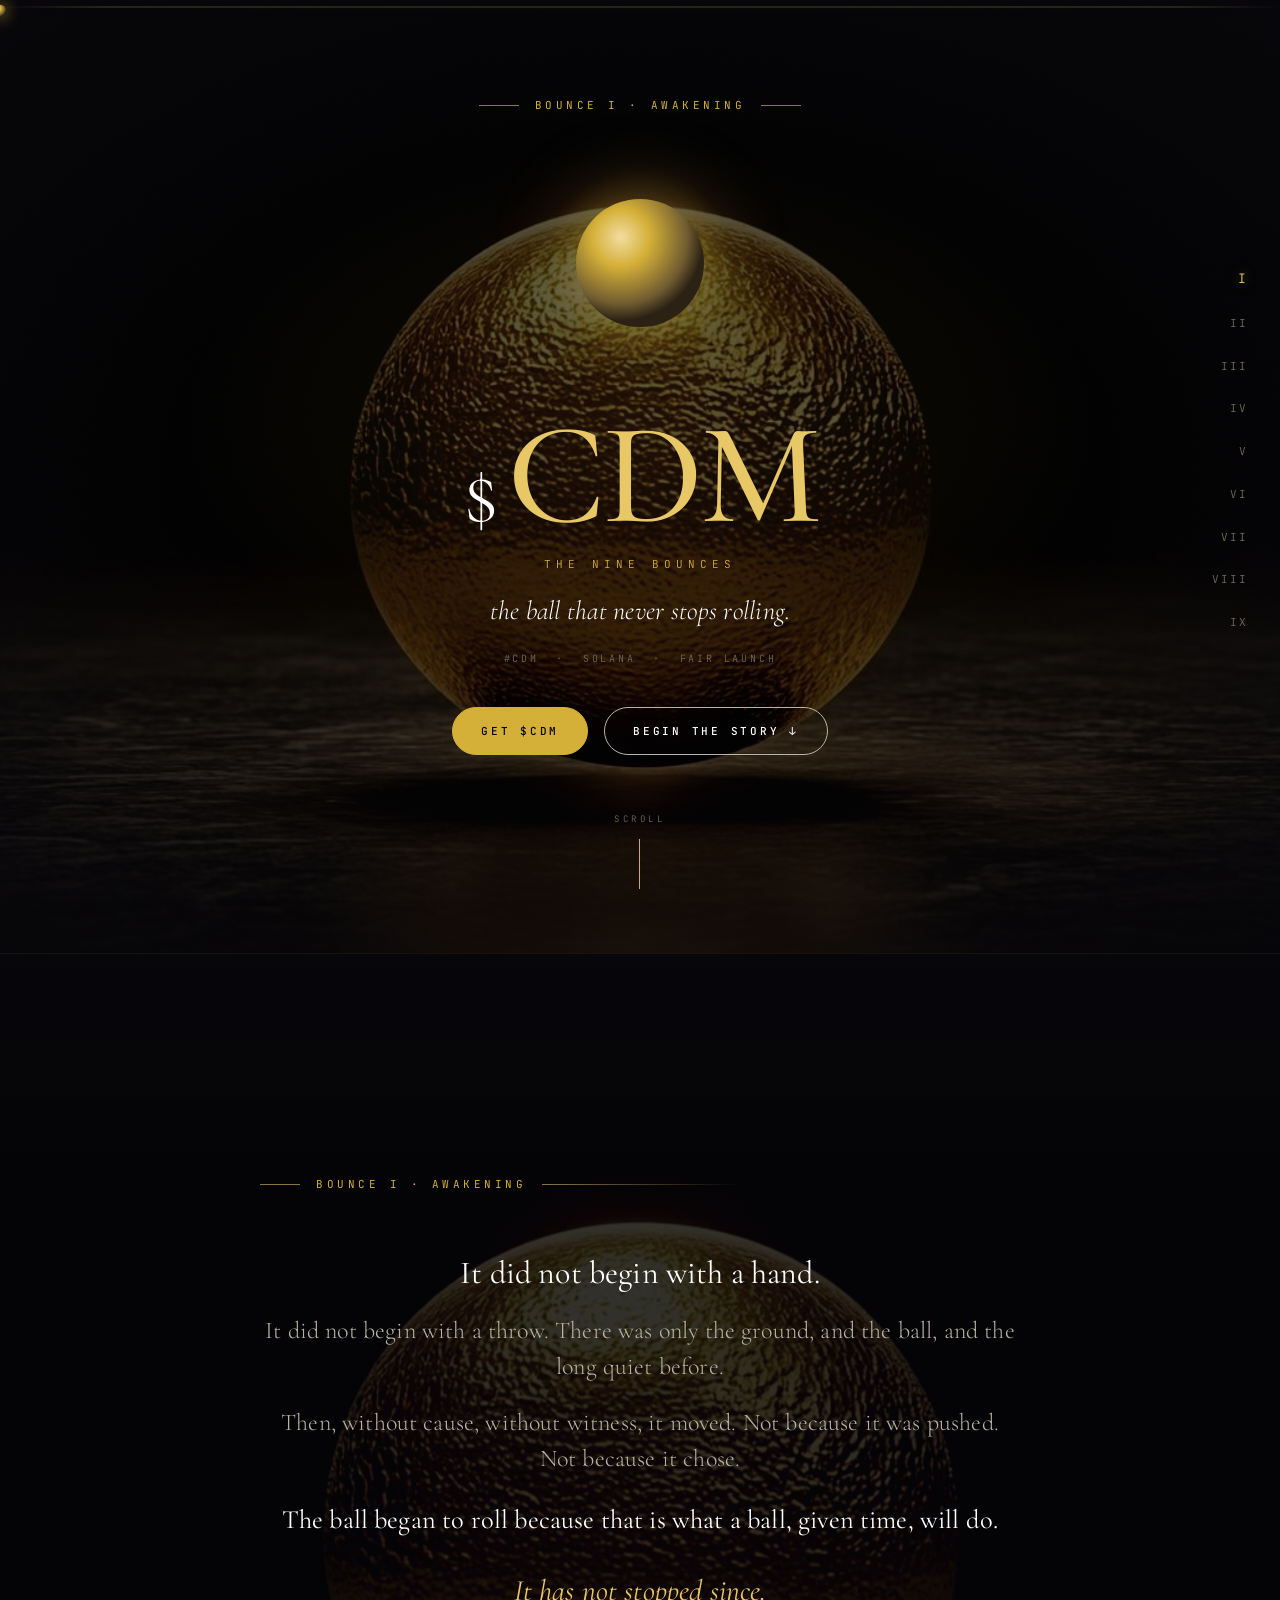
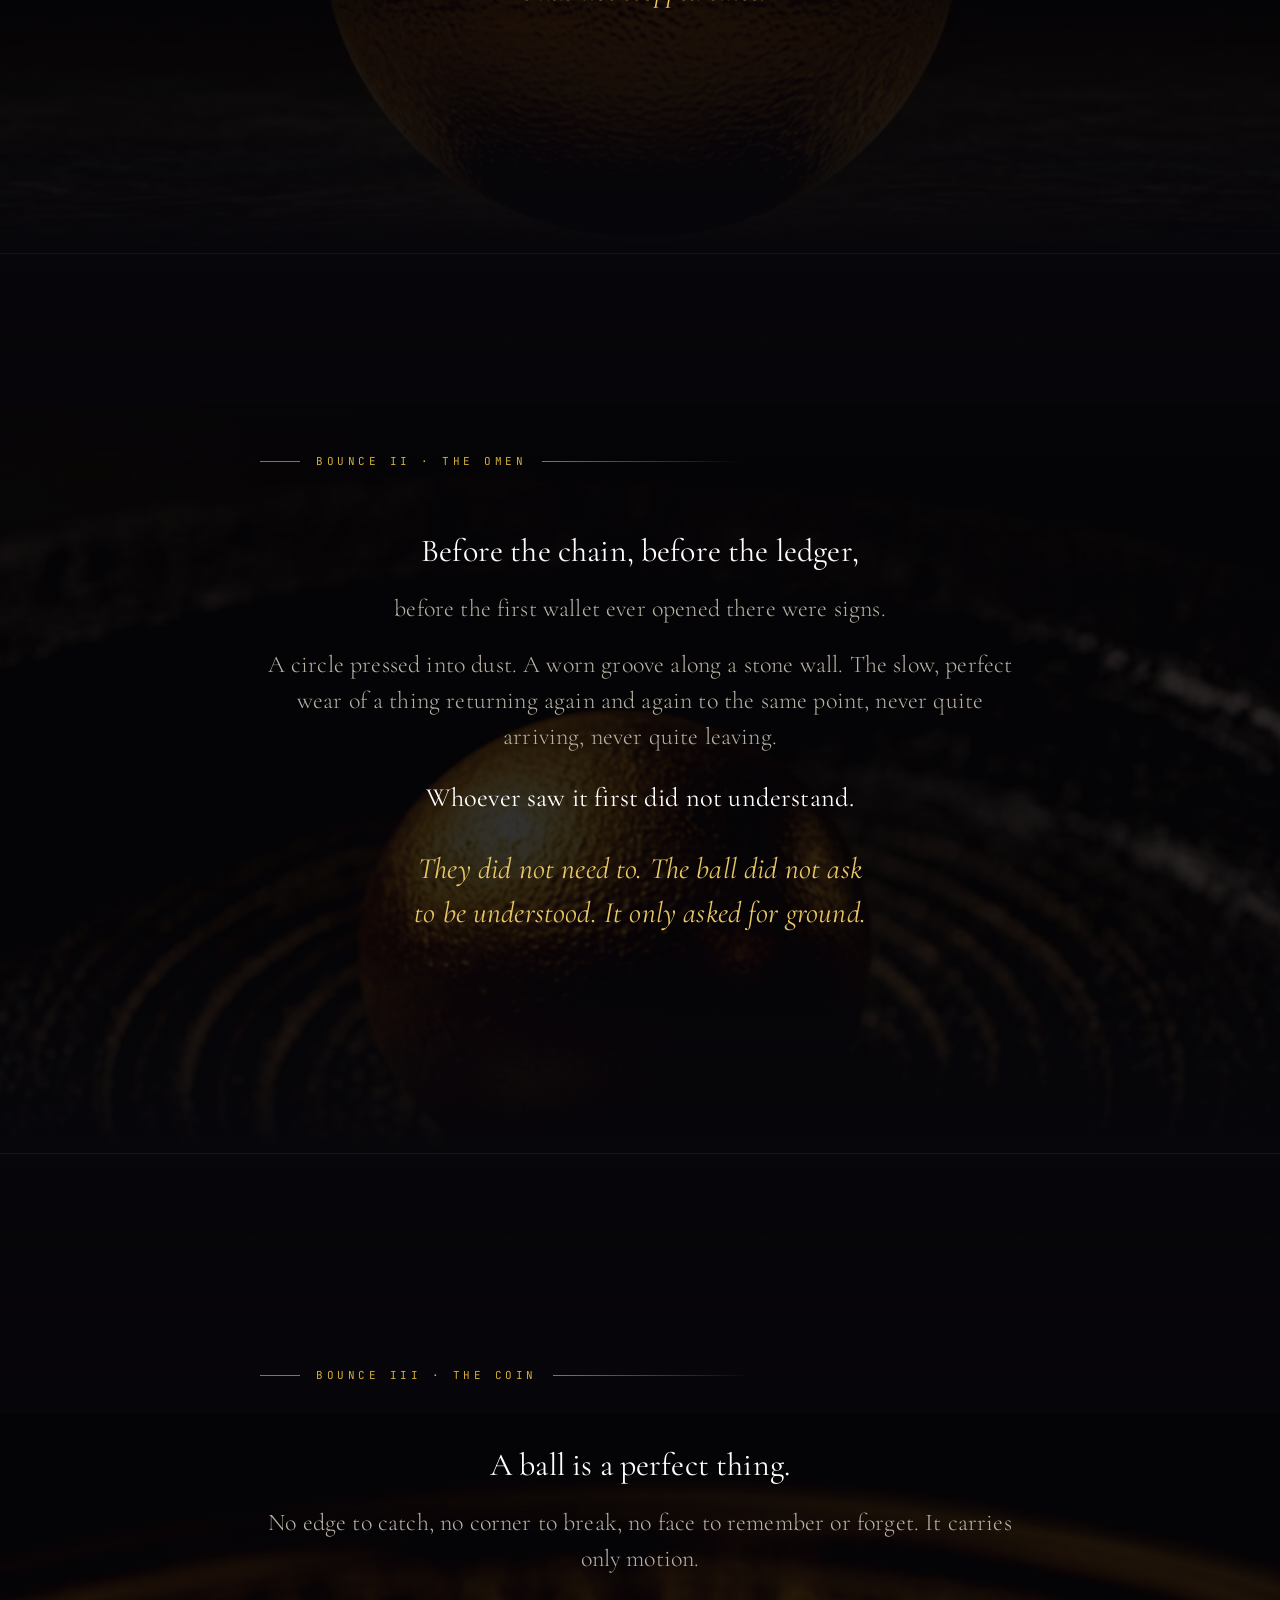
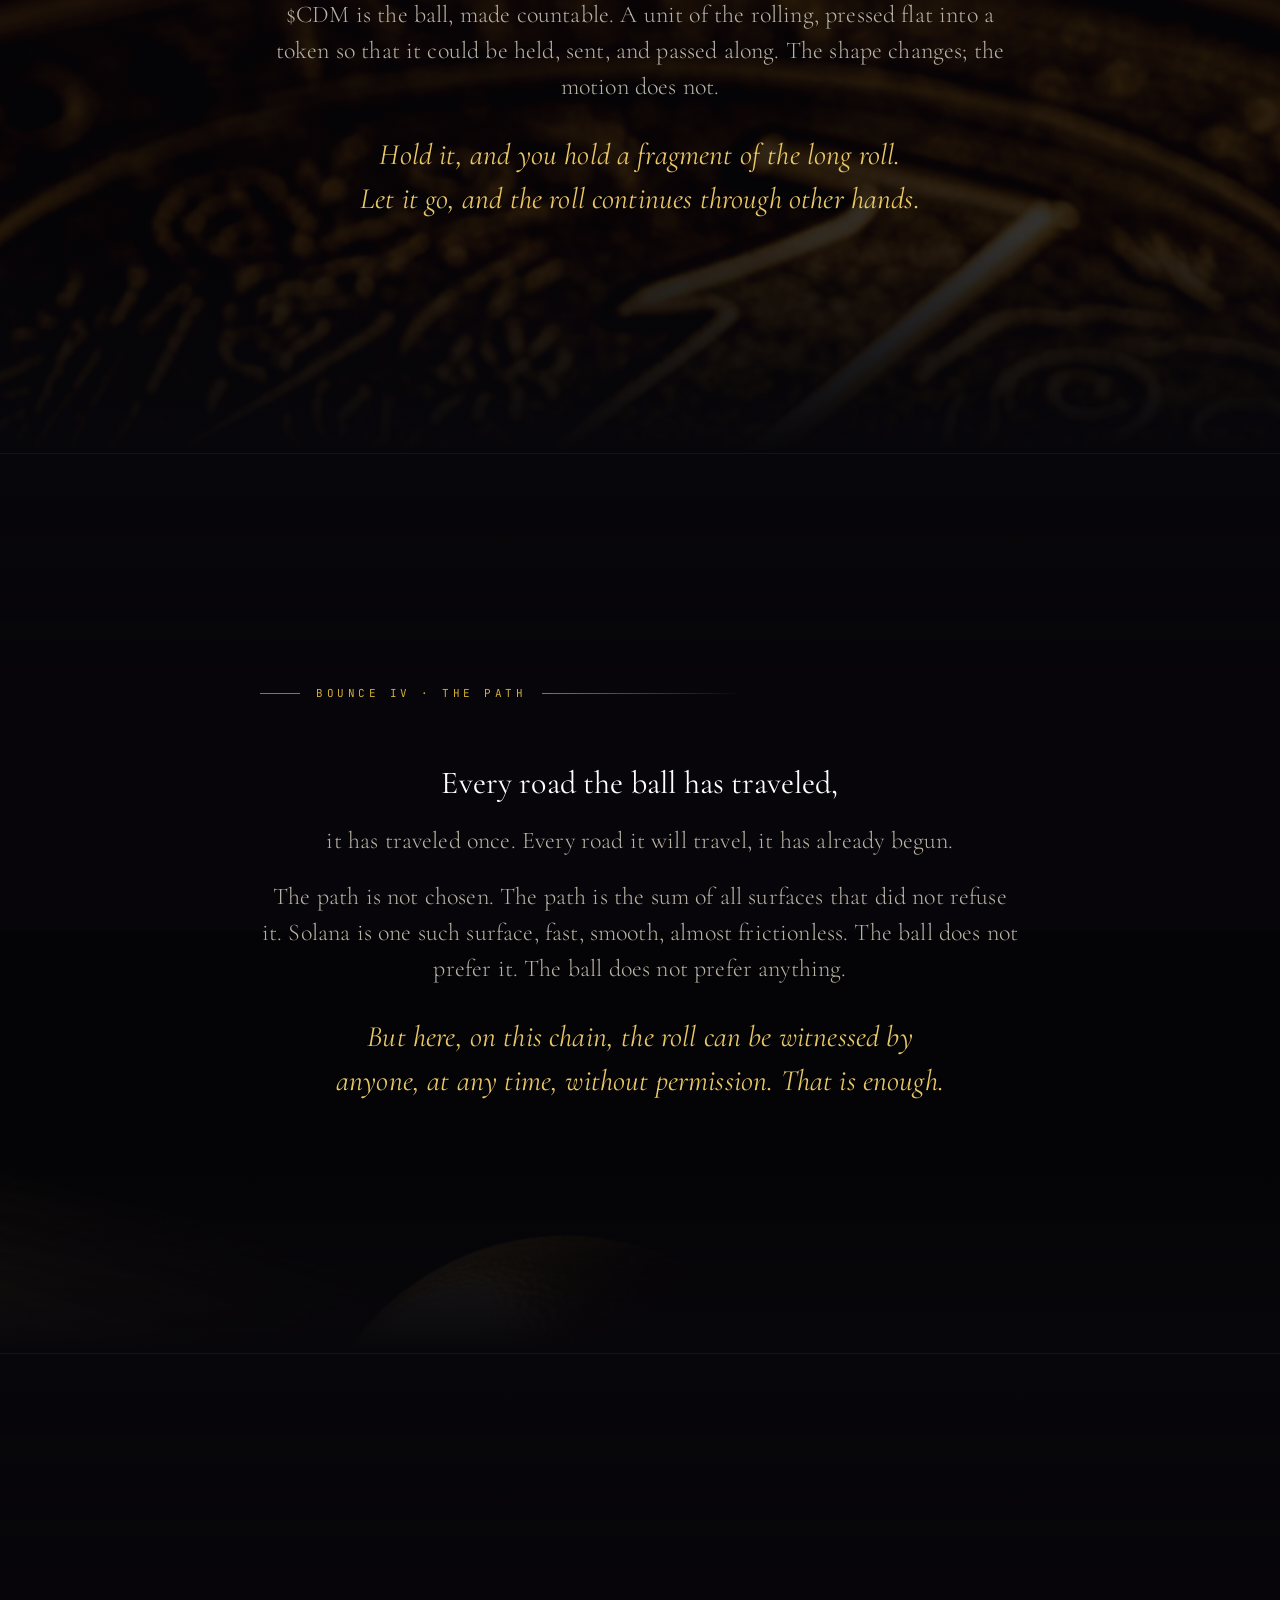
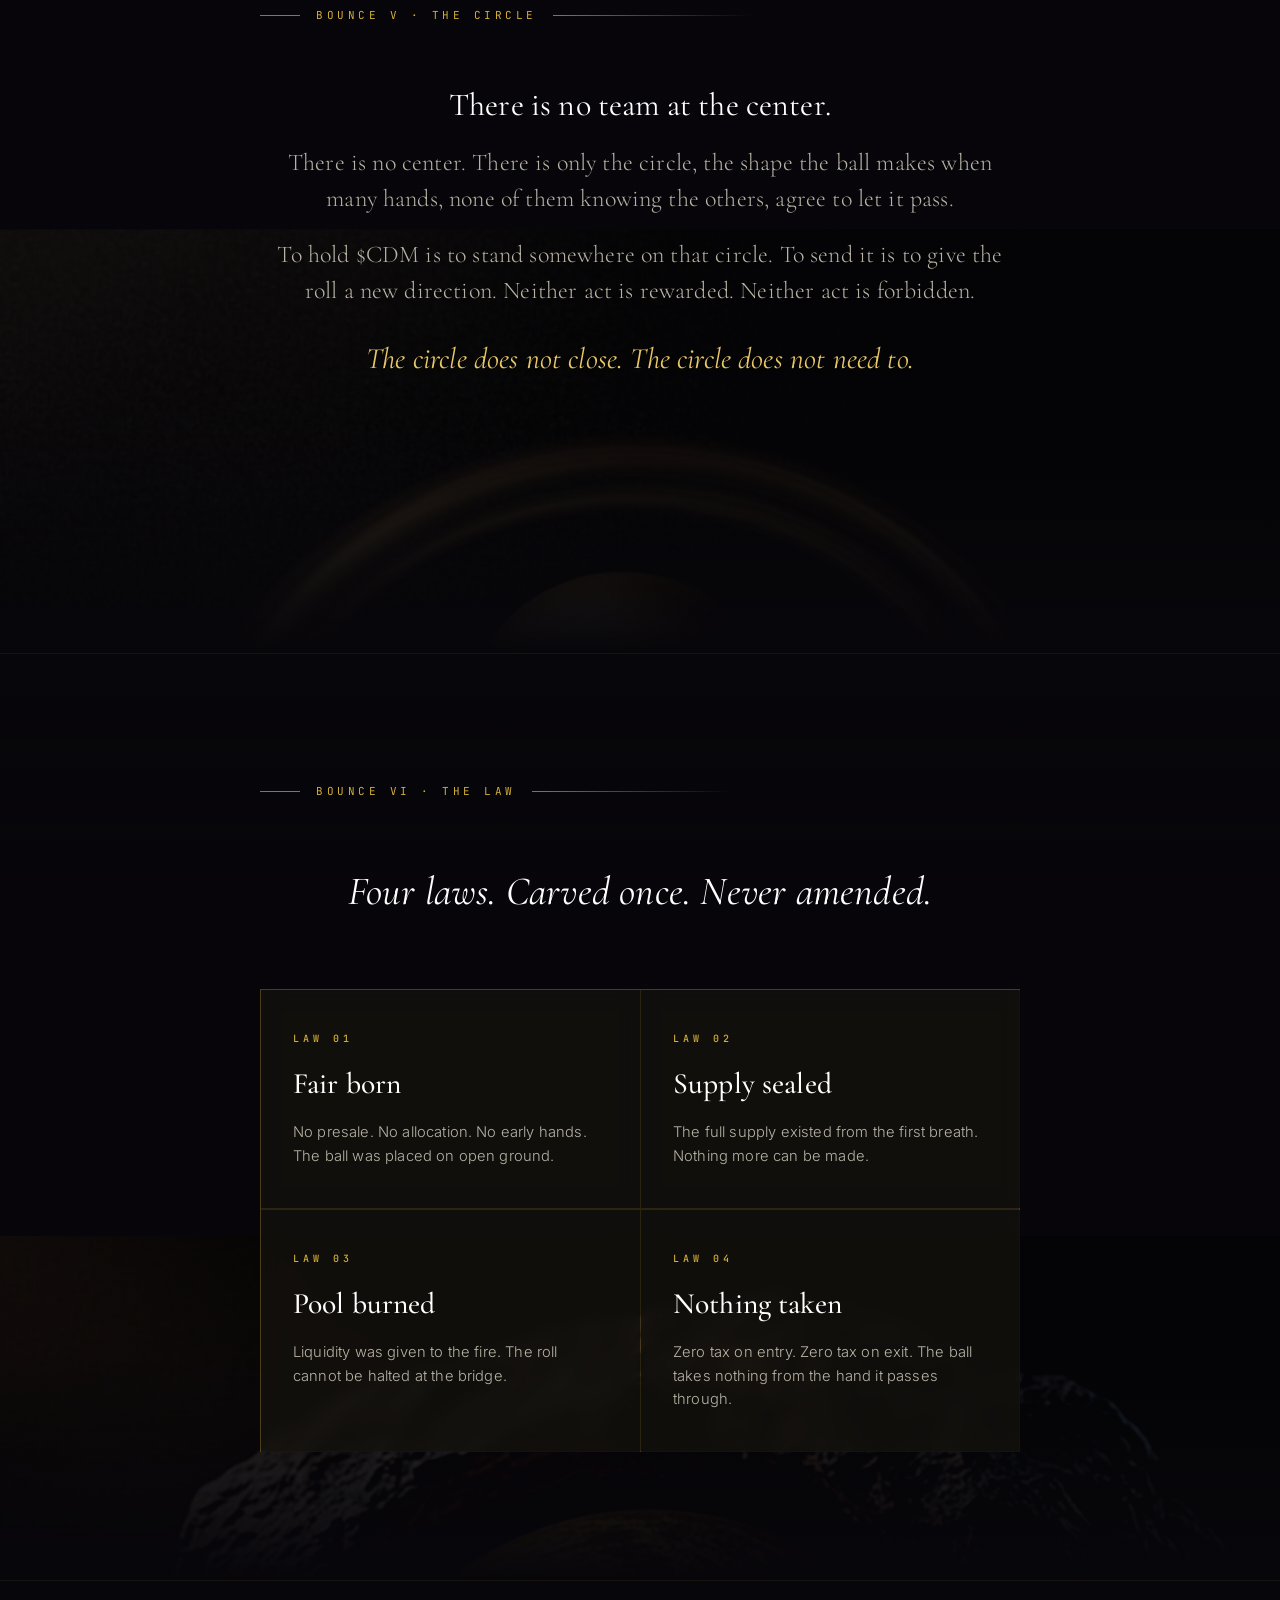
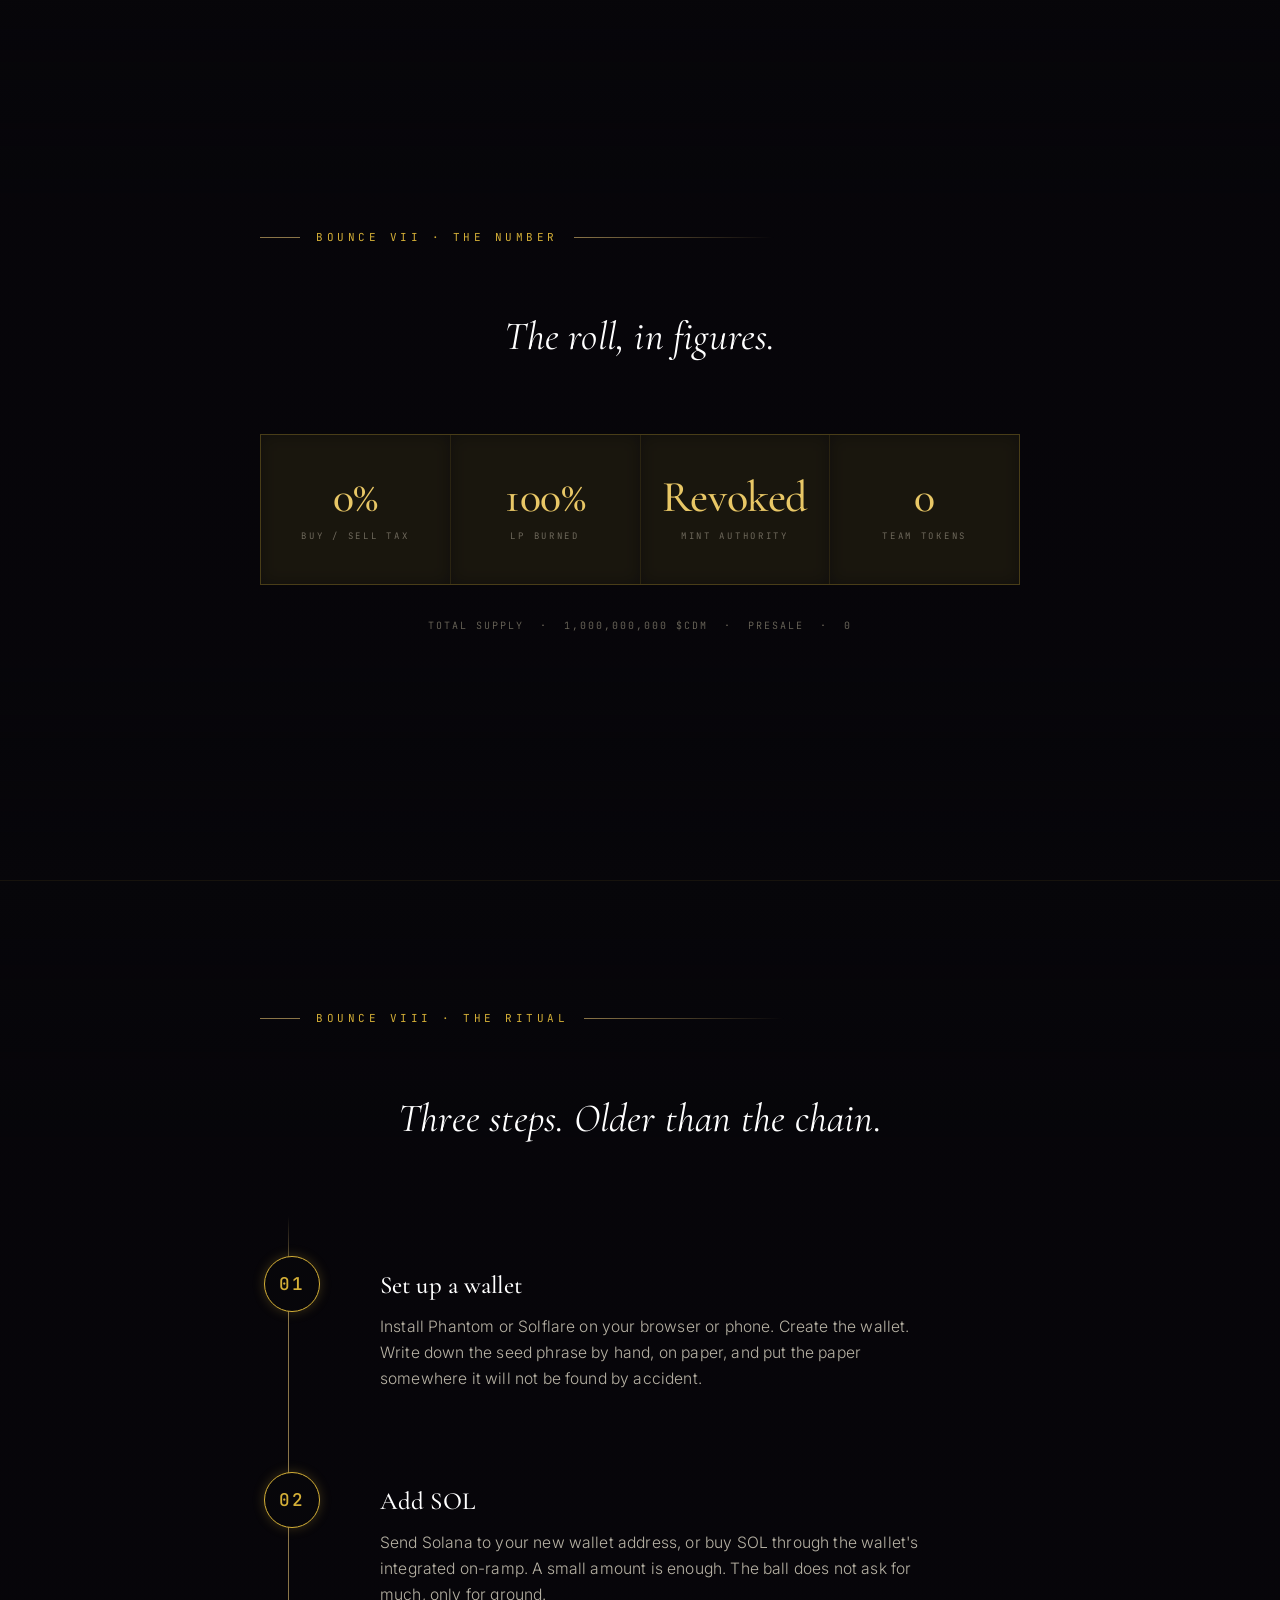
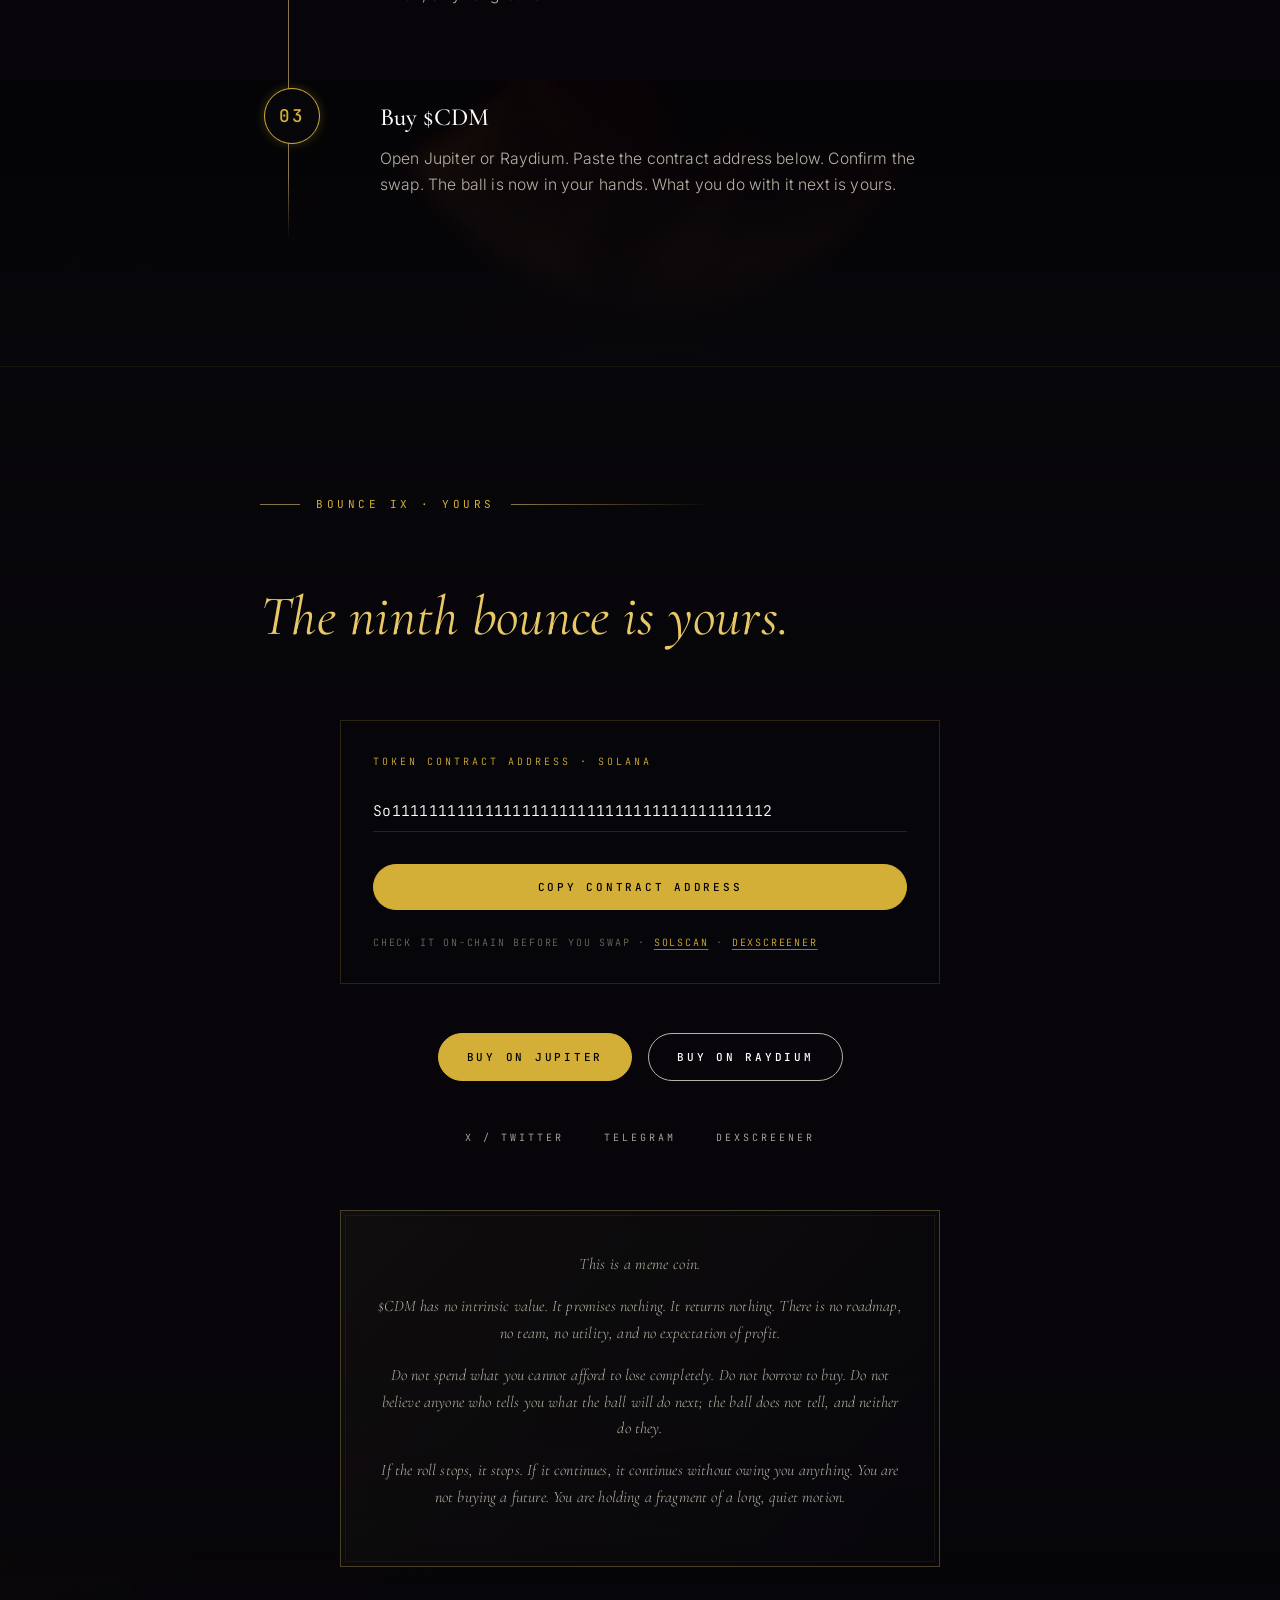
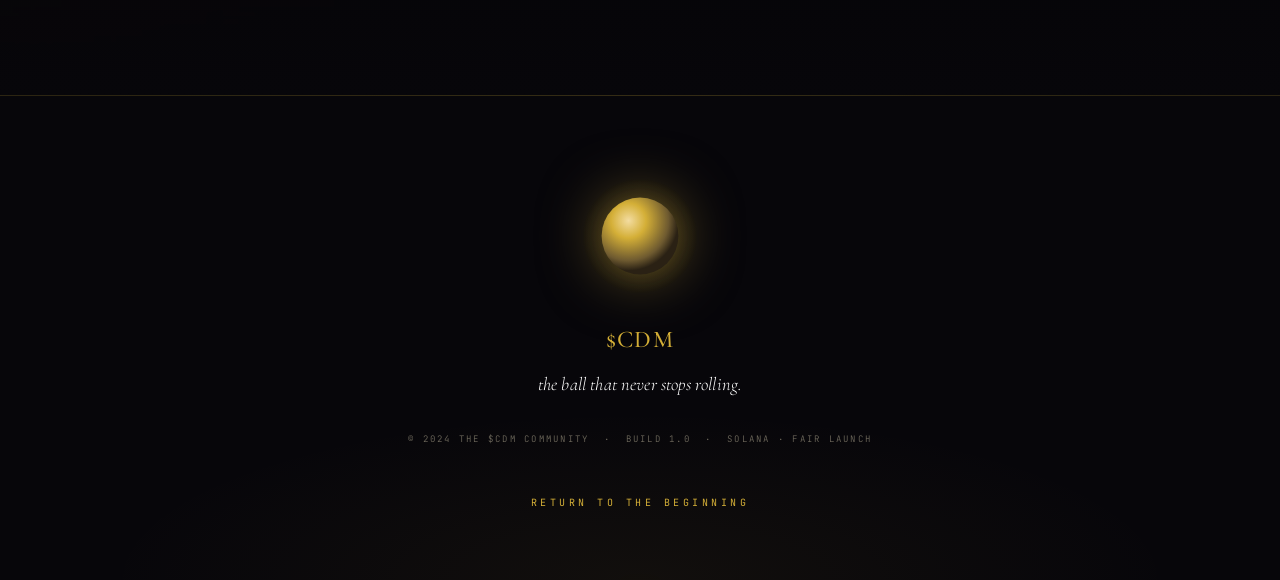
<file: download/index.html>
<!DOCTYPE html>
<html lang="en">
<head>
<meta charset="UTF-8" />
<meta name="viewport" content="width=device-width, initial-scale=1.0" />
<meta name="description" content="$CDM the ball that never stops rolling. Solana. Fair launch." />
<meta name="theme-color" content="#07060A" />
<meta name="color-scheme" content="dark" />
<title>$CDM the ball that never stops rolling</title>
<link rel="preconnect" href="https://fonts.googleapis.com" />
<link rel="preconnect" href="https://fonts.gstatic.com" crossorigin />
<link href="https://fonts.googleapis.com/css2?family=Cormorant+Garamond:ital,wght@0,300;0,400;0,500;0,600;1,300;1,400;1,500&family=Inter:wght@300;400;500&family=JetBrains+Mono:wght@300;400;500&display=swap" rel="stylesheet" />
<link rel="stylesheet" href="cdm.css" />
</head>
<body>

<!-- ===== SVG icon symbols (defined once, referenced everywhere) ===== -->
<svg width="0" height="0" style="position:absolute" aria-hidden="true">
  <defs>
    <!-- The Ball — single source of truth for the brand mark -->
    <radialGradient id="ballGrad" cx="35%" cy="30%" r="65%">
      <stop offset="0%"  stop-color="#f3dca0"/>
      <stop offset="35%" stop-color="#D4AF37"/>
      <stop offset="80%" stop-color="#6e5a30"/>
      <stop offset="100%" stop-color="#2a2114"/>
    </radialGradient>
    <radialGradient id="ballGlow" cx="50%" cy="50%" r="50%">
      <stop offset="0%"   stop-color="#D4AF37" stop-opacity="0.5"/>
      <stop offset="50%"  stop-color="#D4AF37" stop-opacity="0.15"/>
      <stop offset="100%" stop-color="#D4AF37" stop-opacity="0"/>
    </radialGradient>

    <!-- Full ball (hero, large marks) -->
    <symbol id="ball" viewBox="0 0 100 100">
      <circle cx="50" cy="50" r="42" fill="url(#ballGrad)"/>
      <circle cx="50" cy="50" r="42" fill="none" stroke="#2a2114" stroke-width="0.5" opacity="0.4"/>
    </symbol>

    <!-- Ball with glow halo -->
    <symbol id="ball-glow" viewBox="0 0 100 100">
      <circle cx="50" cy="50" r="48" fill="url(#ballGlow)"/>
      <circle cx="50" cy="50" r="32" fill="url(#ballGrad)"/>
    </symbol>

    <!-- Ball dot — for rail, bullets, small marks -->
    <symbol id="ball-dot" viewBox="0 0 20 20">
      <circle cx="10" cy="10" r="9" fill="url(#ballGrad)"/>
    </symbol>

    <!-- Trace — the groove left by the ball, used as divider -->
    <symbol id="trace" viewBox="0 0 200 4">
      <path d="M 0 2 Q 50 0, 100 2 T 200 2" stroke="#8a7548" stroke-width="1" fill="none" opacity="0.6"/>
    </symbol>

    <!-- Roll — ball in motion mark -->
    <symbol id="roll" viewBox="0 0 100 30">
      <circle cx="20" cy="15" r="8" fill="url(#ballGrad)" opacity="0.3"/>
      <circle cx="40" cy="15" r="8" fill="url(#ballGrad)" opacity="0.5"/>
      <circle cx="60" cy="15" r="8" fill="url(#ballGrad)" opacity="0.75"/>
      <circle cx="80" cy="15" r="9" fill="url(#ballGrad)"/>
    </symbol>
  </defs>
</svg>

<!-- Particle canvas (gold dust — the ball's shed material) -->
<canvas id="particles" aria-hidden="true"></canvas>

<!-- Grain overlay -->
<div class="grain" aria-hidden="true"></div>

<!-- Cursor ball — tiny gold ball that follows the pointer -->
<div class="cursor-ball" aria-hidden="true">
  <svg class="cursor-ball-icon"><use href="#ball-dot"/></svg>
</div>

<!-- Rolling ball progress (top edge — a physical groove the ball rolls along) -->
<div class="progress-track" aria-hidden="true">
  <div class="progress-groove"></div>
  <div class="progress-line"></div>
  <div class="progress-ball">
    <svg class="progress-ball-icon"><use href="#ball-dot"/></svg>
  </div>
</div>

<!-- Side rail — Roman numerals only -->
<nav class="rail" aria-label="Chapters">
  <a href="#chapter-1" data-target="chapter-1"><span class="rail-num">I</span></a>
  <a href="#chapter-2" data-target="chapter-2"><span class="rail-num">II</span></a>
  <a href="#chapter-3" data-target="chapter-3"><span class="rail-num">III</span></a>
  <a href="#chapter-4" data-target="chapter-4"><span class="rail-num">IV</span></a>
  <a href="#chapter-5" data-target="chapter-5"><span class="rail-num">V</span></a>
  <a href="#chapter-6" data-target="chapter-6"><span class="rail-num">VI</span></a>
  <a href="#chapter-7" data-target="chapter-7"><span class="rail-num">VII</span></a>
  <a href="#chapter-8" data-target="chapter-8"><span class="rail-num">VIII</span></a>
  <a href="#chapter-9" data-target="chapter-9"><span class="rail-num">IX</span></a>
</nav>

<!-- ============== HERO — Bounce 0 / Awakening preview ============== -->
<header class="hero" id="top">
  <div class="hero-bg-img" aria-hidden="true"></div>
  <div class="hero-vignette" aria-hidden="true"></div>

  <div class="hero-inner">
    <p class="hero-label fade-in"><svg class="label-rule" viewBox="0 0 40 1"><line x1="0" y1="0.5" x2="40" y2="0.5" stroke="#8a7548" stroke-width="1"/></svg>BOUNCE I &middot; AWAKENING<svg class="label-rule" viewBox="0 0 40 1"><line x1="0" y1="0.5" x2="40" y2="0.5" stroke="#8a7548" stroke-width="1"/></svg></p>

    <div class="hero-orb fade-in">
      <svg class="hero-orb-svg" viewBox="0 0 200 200"><use href="#ball-glow"/></svg>
    </div>

    <h1 class="title fade-in"><span class="title-mark">$</span><span class="title-gold">CDM</span></h1>
    <p class="hero-tagline fade-in">THE NINE BOUNCES</p>
    <p class="subtitle fade-in"><em>the ball that never stops rolling.</em></p>
    <p class="hero-meta fade-in">#CDM &nbsp;&middot;&nbsp; SOLANA &nbsp;&middot;&nbsp; FAIR LAUNCH</p>

    <div class="hero-cta fade-in">
      <a href="#chapter-9" class="btn btn-primary">GET $CDM</a>
      <a href="#chapter-1" class="btn btn-ghost">BEGIN THE STORY &darr;</a>
    </div>

    <a href="#chapter-1" class="scroll-cue fade-in" aria-label="Enter">
      <span>SCROLL</span>
      <svg class="scroll-line" viewBox="0 0 1 50"><line x1="0.5" y1="0" x2="0.5" y2="50" stroke="#D4AF37" stroke-width="1"/></svg>
    </a>
  </div>
</header>

<main>

  <!-- ============== I — AWAKENING ============== -->
  <section class="chapter chapter-image" id="chapter-1">
    <div class="chapter-bg" data-parallax="0.12">
      <img src="img/c1-awakening.jpg" alt="A single bronze-gold sphere resting in darkness, the moment before motion begins" loading="lazy" />
      <div class="chapter-overlay"></div>
    </div>
    <div class="chapter-inner">
      <p class="chapter-label fade-in"><svg class="label-rule" viewBox="0 0 40 1"><line x1="0" y1="0.5" x2="40" y2="0.5" stroke="#8a7548" stroke-width="1"/></svg>BOUNCE I &middot; AWAKENING<span class="label-rule-flex"></span></p>
      <div class="prose fade-in">
        <p class="lead">It did not begin with a hand.</p>
        <p>It did not begin with a throw. There was only the ground, and the ball, and the long quiet before.</p>
        <p>Then, without cause, without witness, it moved. Not because it was pushed. Not because it chose.</p>
        <p class="quote">The ball began to roll because that is what a ball, given time, will do.</p>
        <p class="quote-em">It has not stopped since.</p>
      </div>
    </div>
  </section>

  <!-- ============== II — THE OMEN ============== -->
  <section class="chapter chapter-image" id="chapter-2">
    <div class="chapter-bg" data-parallax="0.12">
      <img src="img/c2-omen.jpg" alt="The ball resting in a worn circular groove in dark stone, evidence of its past passages" loading="lazy" />
      <div class="chapter-overlay"></div>
    </div>
    <div class="chapter-inner">
      <p class="chapter-label fade-in"><svg class="label-rule" viewBox="0 0 40 1"><line x1="0" y1="0.5" x2="40" y2="0.5" stroke="#8a7548" stroke-width="1"/></svg>BOUNCE II &middot; THE OMEN<span class="label-rule-flex"></span></p>
      <div class="prose fade-in">
        <p class="lead">Before the chain, before the ledger,</p>
        <p>before the first wallet ever opened there were signs.</p>
        <p>A circle pressed into dust. A worn groove along a stone wall. The slow, perfect wear of a thing returning again and again to the same point, never quite arriving, never quite leaving.</p>
        <p class="quote">Whoever saw it first did not understand.</p>
        <p class="quote-em">They did not need to. The ball did not ask to be understood. It only asked for ground.</p>
      </div>
    </div>
  </section>

  <!-- ============== III — THE COIN ============== -->
  <section class="chapter chapter-image" id="chapter-3">
    <div class="chapter-bg" data-parallax="0.12">
      <img src="img/c3-coin.jpg" alt="The ball seen from above, taking on the character of a coin" loading="lazy" />
      <div class="chapter-overlay"></div>
    </div>
    <div class="chapter-inner">
      <p class="chapter-label fade-in"><svg class="label-rule" viewBox="0 0 40 1"><line x1="0" y1="0.5" x2="40" y2="0.5" stroke="#8a7548" stroke-width="1"/></svg>BOUNCE III &middot; THE COIN<span class="label-rule-flex"></span></p>
      <div class="prose fade-in">
        <p class="lead">A ball is a perfect thing.</p>
        <p>No edge to catch, no corner to break, no face to remember or forget. It carries only motion.</p>
        <p>$CDM is the ball, made countable. A unit of the rolling, pressed flat into a token so that it could be held, sent, and passed along. The shape changes; the motion does not.</p>
        <p class="quote-em">Hold it, and you hold a fragment of the long roll. Let it go, and the roll continues through other hands.</p>
      </div>
    </div>
  </section>

  <!-- ============== IV — THE PATH ============== -->
  <section class="chapter chapter-image" id="chapter-4">
    <div class="chapter-bg" data-parallax="0.15">
      <img src="img/c4-path.jpg" alt="The ball captured mid-motion, a golden streak trailing behind it" loading="lazy" />
      <div class="chapter-overlay"></div>
    </div>
    <div class="chapter-inner">
      <p class="chapter-label fade-in"><svg class="label-rule" viewBox="0 0 40 1"><line x1="0" y1="0.5" x2="40" y2="0.5" stroke="#8a7548" stroke-width="1"/></svg>BOUNCE IV &middot; THE PATH<span class="label-rule-flex"></span></p>
      <div class="prose fade-in">
        <p class="lead">Every road the ball has traveled,</p>
        <p>it has traveled once. Every road it will travel, it has already begun.</p>
        <p>The path is not chosen. The path is the sum of all surfaces that did not refuse it. Solana is one such surface, fast, smooth, almost frictionless. The ball does not prefer it. The ball does not prefer anything.</p>
        <p class="quote-em">But here, on this chain, the roll can be witnessed by anyone, at any time, without permission. That is enough.</p>
      </div>
    </div>
  </section>

  <!-- ============== V — THE CIRCLE ============== -->
  <section class="chapter chapter-image" id="chapter-5">
    <div class="chapter-bg" data-parallax="0.12">
      <img src="img/c5-circle.jpg" alt="The ball tracing a perfect circle, long-exposure ghosting revealing its circular path" loading="lazy" />
      <div class="chapter-overlay"></div>
    </div>
    <div class="chapter-inner">
      <p class="chapter-label fade-in"><svg class="label-rule" viewBox="0 0 40 1"><line x1="0" y1="0.5" x2="40" y2="0.5" stroke="#8a7548" stroke-width="1"/></svg>BOUNCE V &middot; THE CIRCLE<span class="label-rule-flex"></span></p>
      <div class="prose fade-in">
        <p class="lead">There is no team at the center.</p>
        <p>There is no center. There is only the circle, the shape the ball makes when many hands, none of them knowing the others, agree to let it pass.</p>
        <p>To hold $CDM is to stand somewhere on that circle. To send it is to give the roll a new direction. Neither act is rewarded. Neither act is forbidden.</p>
        <p class="quote-em">The circle does not close. The circle does not need to.</p>
      </div>
    </div>
  </section>

  <!-- ============== VI — THE LAW ============== -->
  <section class="chapter chapter-image" id="chapter-6">
    <div class="chapter-bg" data-parallax="0.12">
      <img src="img/c6-law.jpg" alt="The ball half-embedded in carved stone relief, fixed and eternal" loading="lazy" />
      <div class="chapter-overlay"></div>
    </div>
    <div class="chapter-inner">
      <p class="chapter-label fade-in"><svg class="label-rule" viewBox="0 0 40 1"><line x1="0" y1="0.5" x2="40" y2="0.5" stroke="#8a7548" stroke-width="1"/></svg>BOUNCE VI &middot; THE LAW<span class="label-rule-flex"></span></p>
      <h2 class="section-title fade-in">Four laws. Carved once. Never amended.</h2>

      <div class="laws">
        <div class="law fade-in">
          <span class="law-num">LAW 01</span>
          <span class="law-name">Fair born</span>
          <span class="law-desc">No presale. No allocation. No early hands. The ball was placed on open ground.</span>
        </div>
        <div class="law fade-in">
          <span class="law-num">LAW 02</span>
          <span class="law-name">Supply sealed</span>
          <span class="law-desc">The full supply existed from the first breath. Nothing more can be made.</span>
        </div>
        <div class="law fade-in">
          <span class="law-num">LAW 03</span>
          <span class="law-name">Pool burned</span>
          <span class="law-desc">Liquidity was given to the fire. The roll cannot be halted at the bridge.</span>
        </div>
        <div class="law fade-in">
          <span class="law-num">LAW 04</span>
          <span class="law-name">Nothing taken</span>
          <span class="law-desc">Zero tax on entry. Zero tax on exit. The ball takes nothing from the hand it passes through.</span>
        </div>
      </div>
    </div>
  </section>

  <!-- ============== VII — THE NUMBER ============== -->
  <section class="chapter chapter-image" id="chapter-7">
    <div class="chapter-bg" data-parallax="0.15">
      <img src="img/c7-number.jpg" alt="The ball dissolving into gold particles, becoming countable" loading="lazy" />
      <div class="chapter-overlay"></div>
    </div>
    <div class="chapter-inner">
      <p class="chapter-label fade-in"><svg class="label-rule" viewBox="0 0 40 1"><line x1="0" y1="0.5" x2="40" y2="0.5" stroke="#8a7548" stroke-width="1"/></svg>BOUNCE VII &middot; THE NUMBER<span class="label-rule-flex"></span></p>
      <h2 class="section-title fade-in">The roll, in figures.</h2>

      <div class="stats fade-in">
        <div class="stat">
          <span class="stat-value">0%</span>
          <span class="stat-label">Buy / Sell Tax</span>
        </div>
        <div class="stat">
          <span class="stat-value">100%</span>
          <span class="stat-label">LP Burned</span>
        </div>
        <div class="stat">
          <span class="stat-value">Revoked</span>
          <span class="stat-label">Mint Authority</span>
        </div>
        <div class="stat">
          <span class="stat-value">0</span>
          <span class="stat-label">Team Tokens</span>
        </div>
      </div>
      <p class="stats-meta fade-in">Total Supply &nbsp;&middot;&nbsp; 1,000,000,000 $CDM &nbsp;&middot;&nbsp; Presale &nbsp;&middot;&nbsp; 0</p>
    </div>
  </section>

  <!-- ============== VIII — THE RITUAL ============== -->
  <section class="chapter chapter-image" id="chapter-8">
    <div class="chapter-bg" data-parallax="0.12">
      <img src="img/c8-ritual.jpg" alt="The ball being received into cupped hands emerging from darkness" loading="lazy" />
      <div class="chapter-overlay"></div>
    </div>
    <div class="chapter-inner">
      <p class="chapter-label fade-in"><svg class="label-rule" viewBox="0 0 40 1"><line x1="0" y1="0.5" x2="40" y2="0.5" stroke="#8a7548" stroke-width="1"/></svg>BOUNCE VIII &middot; THE RITUAL<span class="label-rule-flex"></span></p>
      <h2 class="section-title fade-in">Three steps. Older than the chain.</h2>

      <ol class="ritual">
        <li class="step fade-in">
          <span class="step-num">01</span>
          <div class="step-body">
            <h3 class="step-title">Set up a wallet</h3>
            <p class="step-desc">Install Phantom or Solflare on your browser or phone. Create the wallet. Write down the seed phrase by hand, on paper, and put the paper somewhere it will not be found by accident.</p>
          </div>
        </li>
        <li class="step fade-in">
          <span class="step-num">02</span>
          <div class="step-body">
            <h3 class="step-title">Add SOL</h3>
            <p class="step-desc">Send Solana to your new wallet address, or buy SOL through the wallet's integrated on-ramp. A small amount is enough. The ball does not ask for much, only for ground.</p>
          </div>
        </li>
        <li class="step fade-in">
          <span class="step-num">03</span>
          <div class="step-body">
            <h3 class="step-title">Buy $CDM</h3>
            <p class="step-desc">Open Jupiter or Raydium. Paste the contract address below. Confirm the swap. The ball is now in your hands. What you do with it next is yours.</p>
          </div>
        </li>
      </ol>
    </div>
  </section>

  <!-- ============== IX — YOURS ============== -->
  <section class="chapter chapter-image" id="chapter-9">
    <div class="chapter-bg" data-parallax="0.15">
      <img src="img/c9-yours.jpg" alt="The ball receding into infinite distance, becoming yours to follow" loading="lazy" />
      <div class="chapter-overlay"></div>
    </div>
    <div class="chapter-inner">
      <p class="chapter-label fade-in"><svg class="label-rule" viewBox="0 0 40 1"><line x1="0" y1="0.5" x2="40" y2="0.5" stroke="#8a7548" stroke-width="1"/></svg>BOUNCE IX &middot; YOURS<span class="label-rule-flex"></span></p>
      <h2 class="section-title-big fade-in"><em>The ninth bounce is yours.</em></h2>

      <div class="contract-block fade-in">
        <p class="contract-label">TOKEN CONTRACT ADDRESS &middot; SOLANA</p>
        <div class="contract-row">
          <code id="contract-address">So11111111111111111111111111111111111111112</code>
          <button id="copy-btn" type="button" aria-label="Copy contract address">
            <span class="copy-label">COPY CONTRACT ADDRESS</span>
            <span class="copy-done" aria-hidden="true">COPIED &middot; ROLL ON</span>
          </button>
        </div>
        <p class="contract-note">check it on-chain before you swap &middot; <a href="#" class="link-gold">SOLSCAN</a> &middot; <a href="#" class="link-gold">DEXSCREENER</a></p>
      </div>

      <div class="cta-row fade-in">
        <a href="#" class="btn btn-primary">BUY ON JUPITER</a>
        <a href="#" class="btn btn-ghost">BUY ON RAYDIUM</a>
      </div>

      <div class="social-row fade-in">
        <a href="#" class="social-link">X / TWITTER</a>
        <a href="#" class="social-link">TELEGRAM</a>
        <a href="#" class="social-link">DEXSCREENER</a>
      </div>

      <div class="disclaimer fade-in">
        <p class="disclaimer-title">This is a meme coin.</p>
        <p>$CDM has no intrinsic value. It promises nothing. It returns nothing. There is no roadmap, no team, no utility, and no expectation of profit.</p>
        <p>Do not spend what you cannot afford to lose completely. Do not borrow to buy. Do not believe anyone who tells you what the ball will do next; the ball does not tell, and neither do they.</p>
        <p>If the roll stops, it stops. If it continues, it continues without owing you anything. You are not buying a future. You are holding a fragment of a long, quiet motion.</p>
      </div>
    </div>
  </section>

</main>

<footer class="footer">
  <div class="footer-inner">
    <svg class="footer-ball"><use href="#ball-glow"/></svg>
    <p class="footer-ball-text">$CDM</p>
    <p class="footer-line"><em>the ball that never stops rolling.</em></p>
    <p class="footer-meta">&copy; 2024 THE $CDM COMMUNITY &nbsp;&middot;&nbsp; BUILD 1.0 &nbsp;&middot;&nbsp; SOLANA &middot; FAIR LAUNCH</p>
    <a href="#top" class="back-to-top">RETURN TO THE BEGINNING</a>
  </div>
</footer>

<script src="cdm.js"></script>
</body>
</html>
</file>
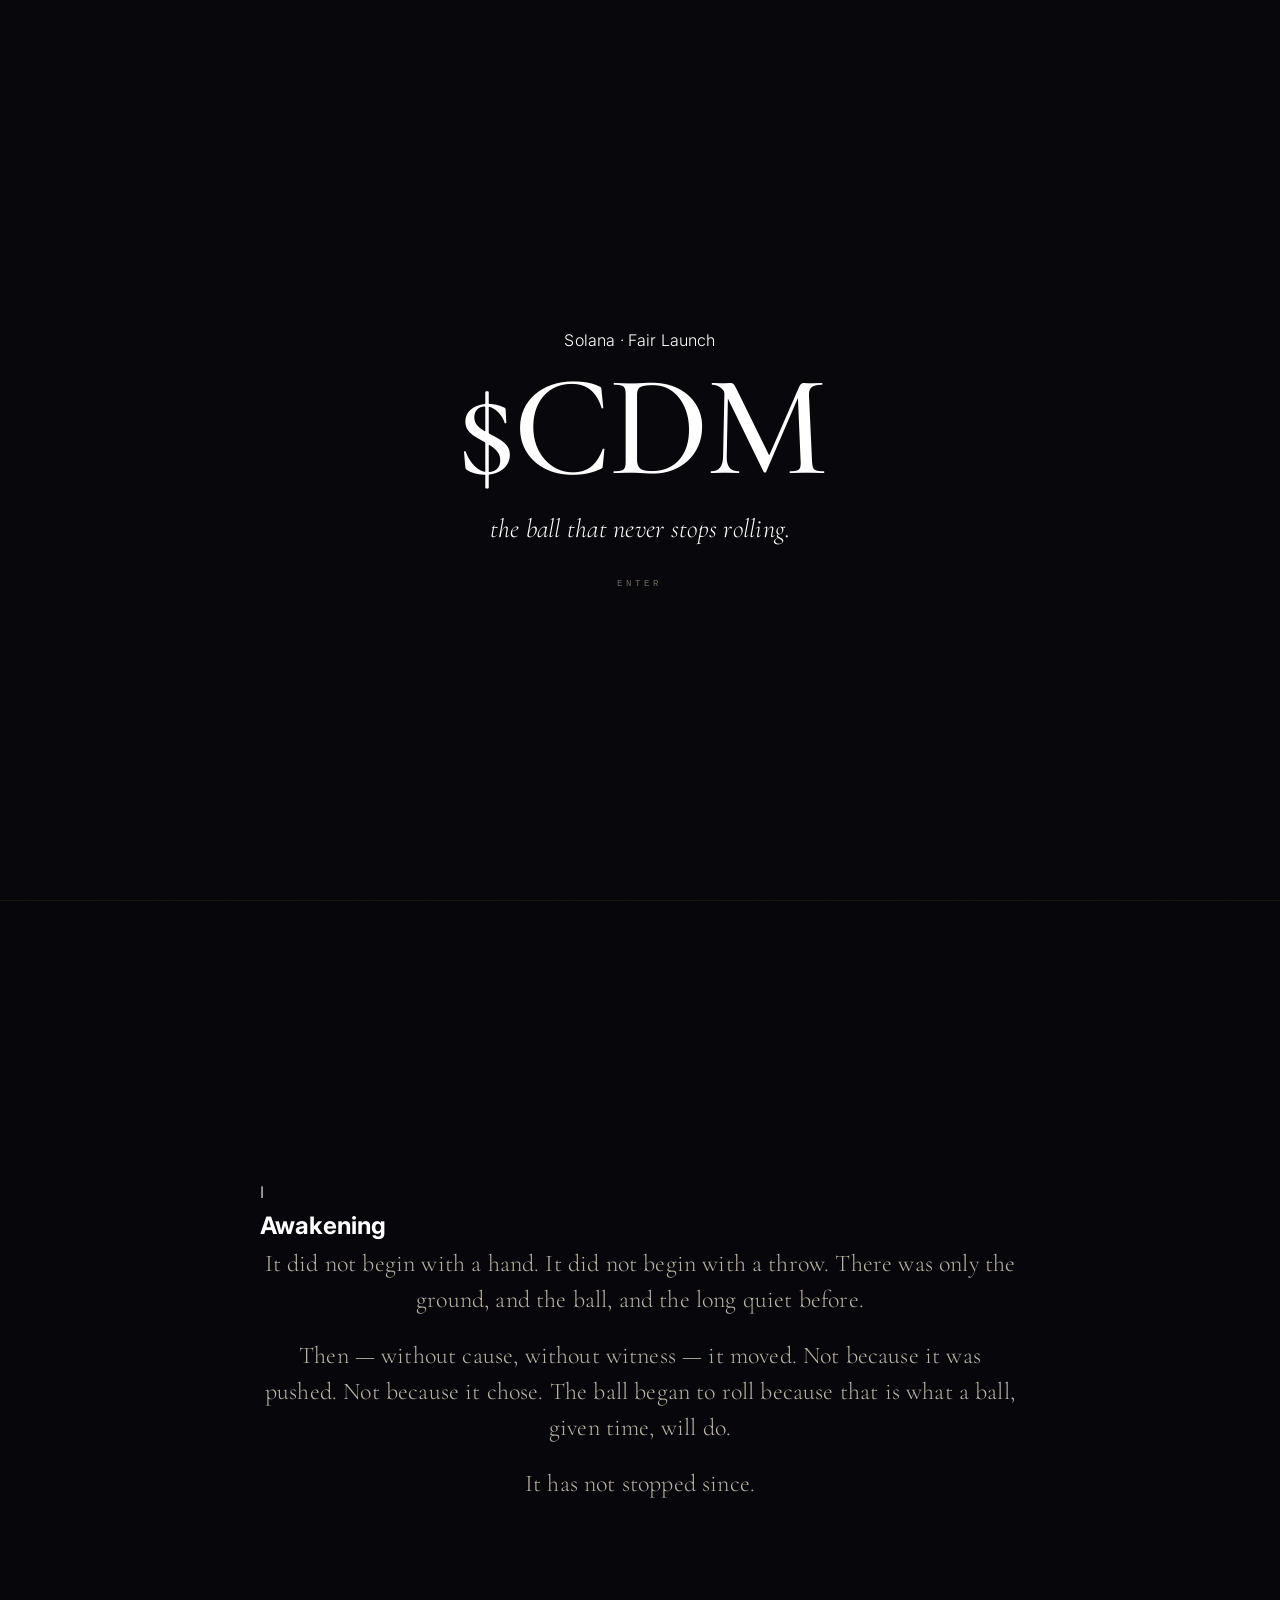
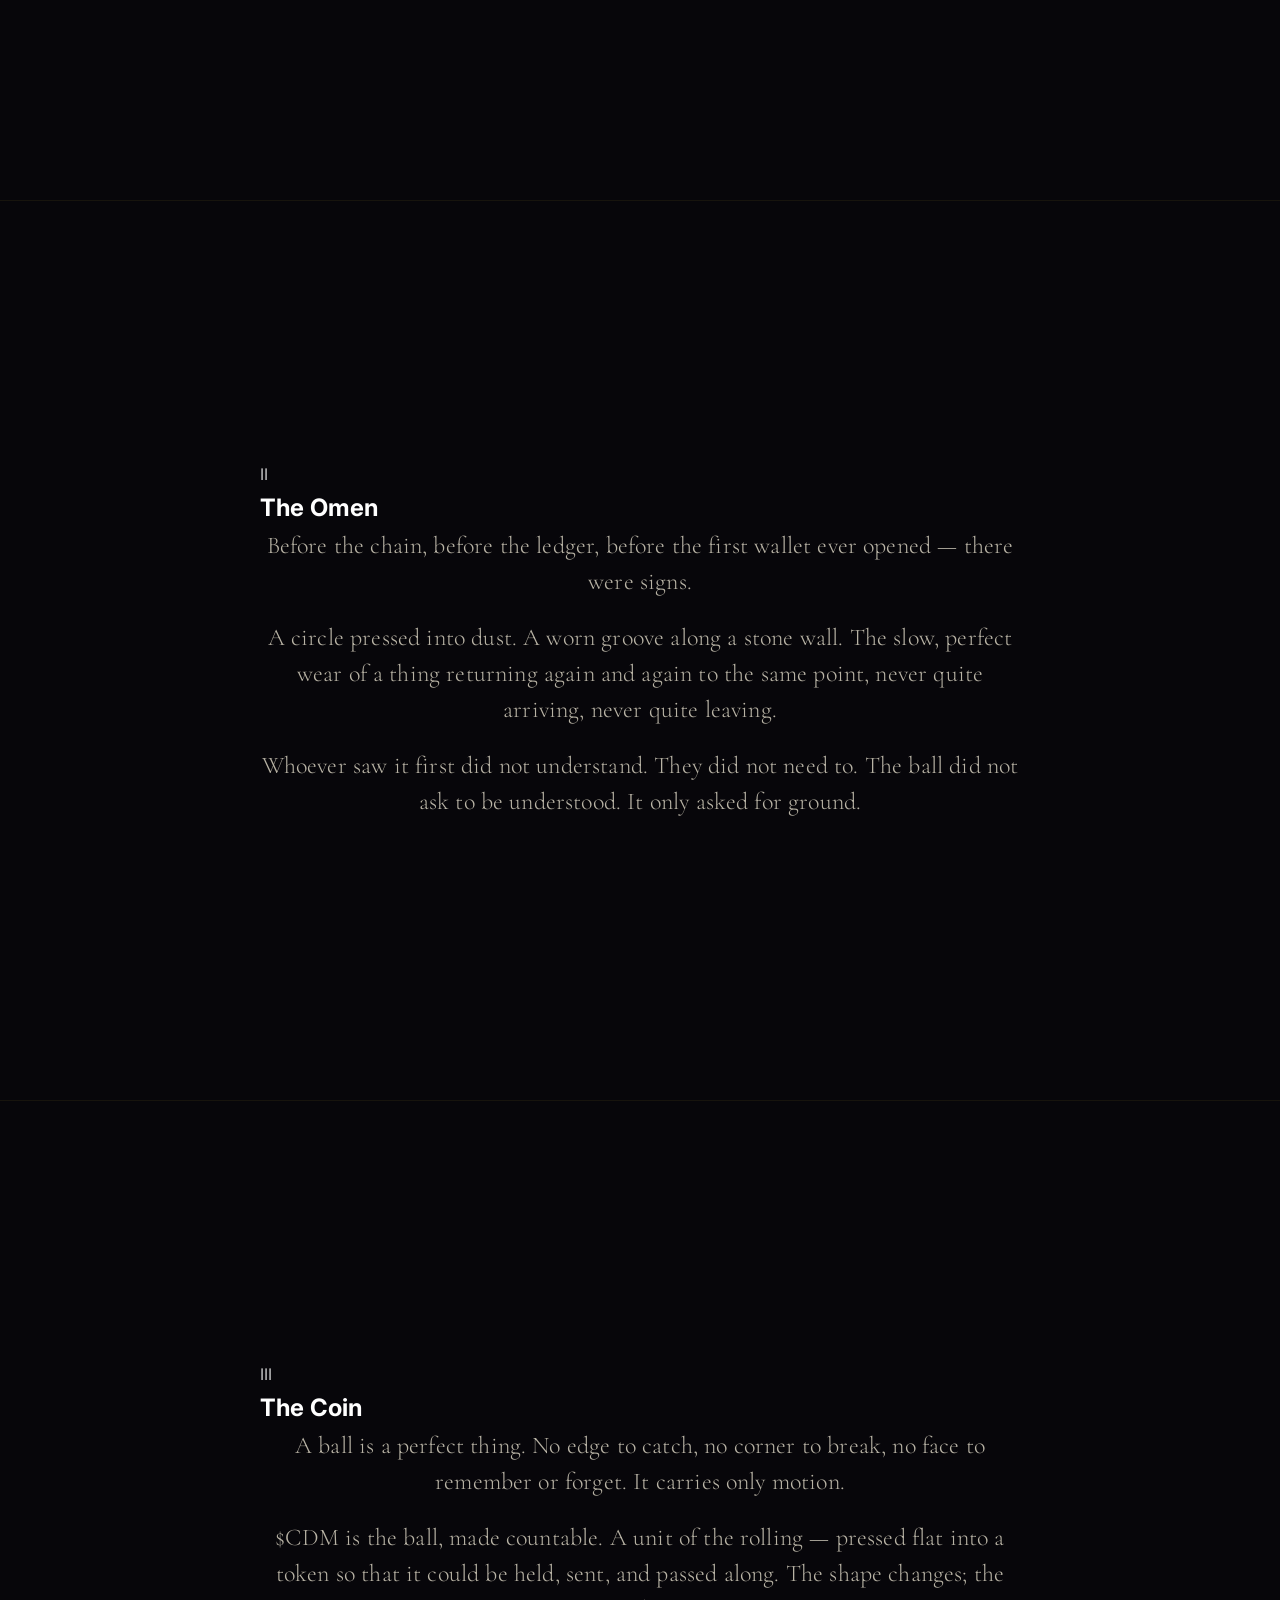
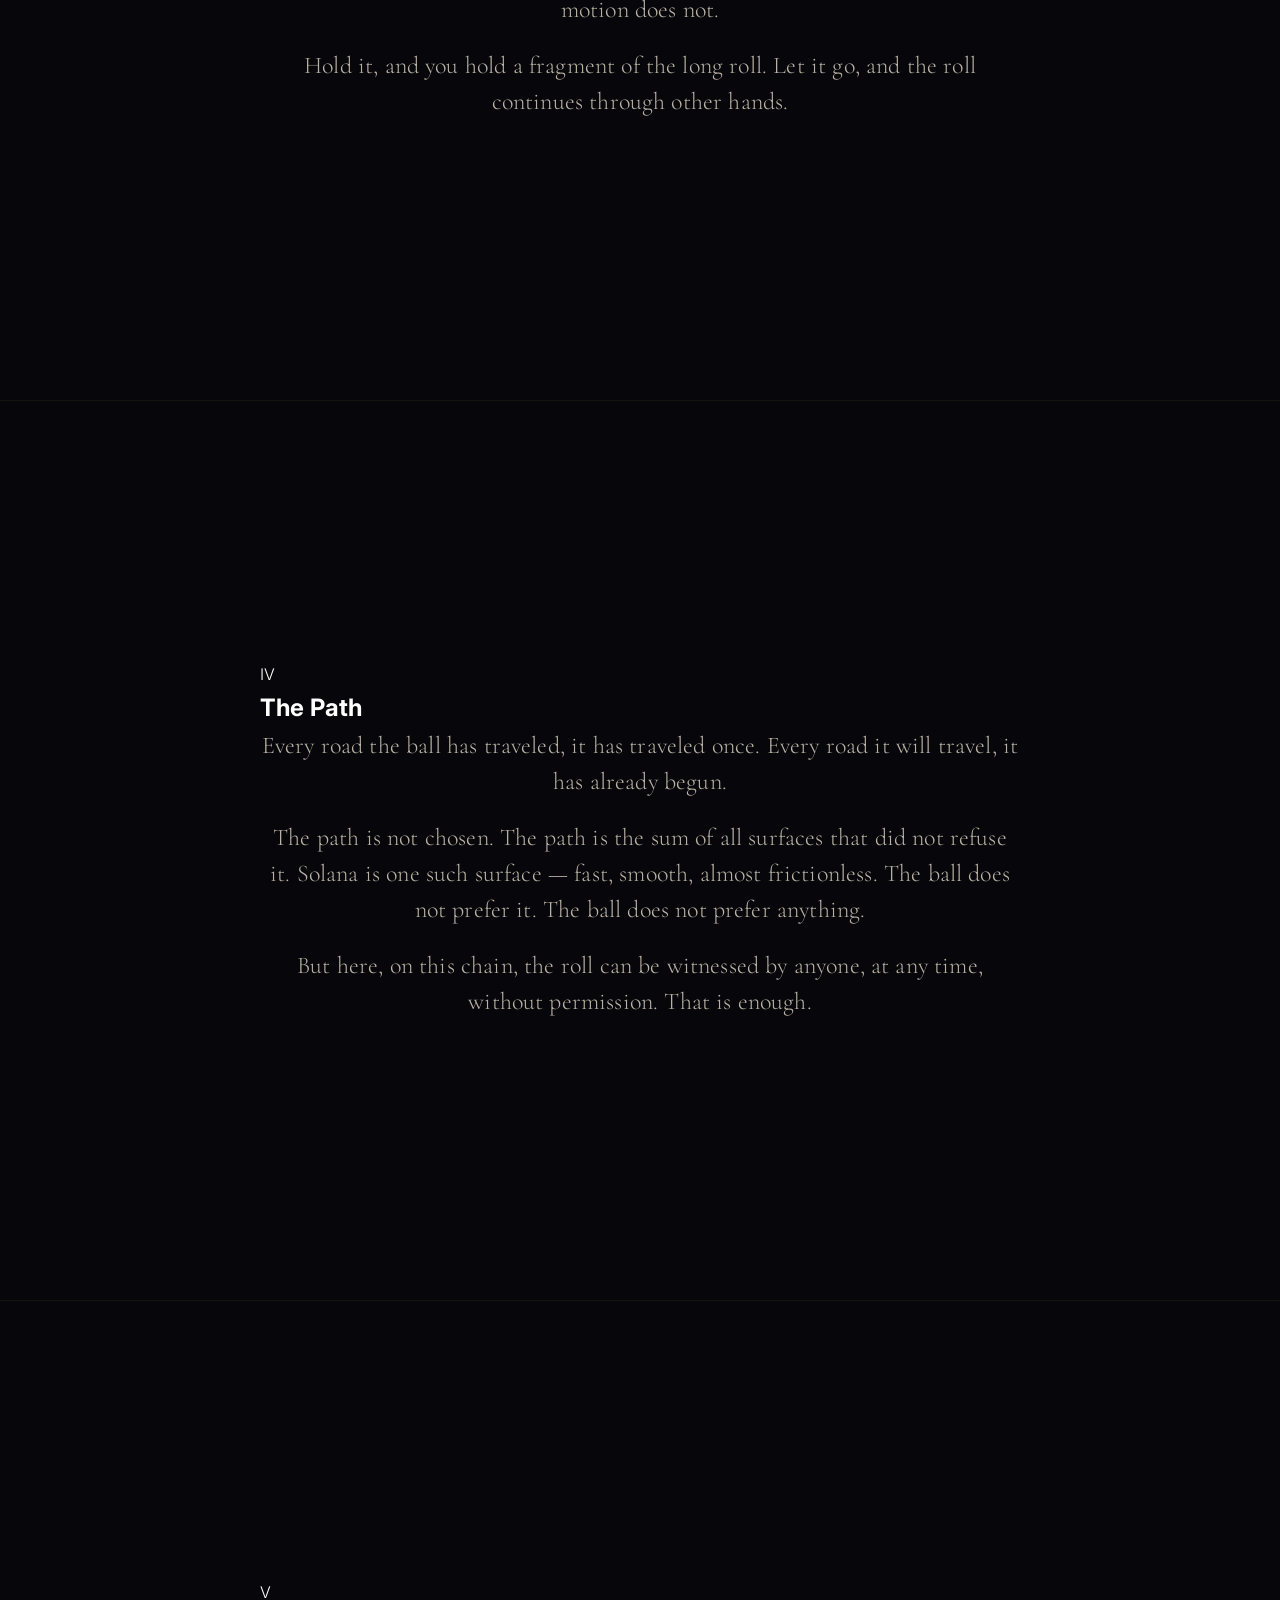
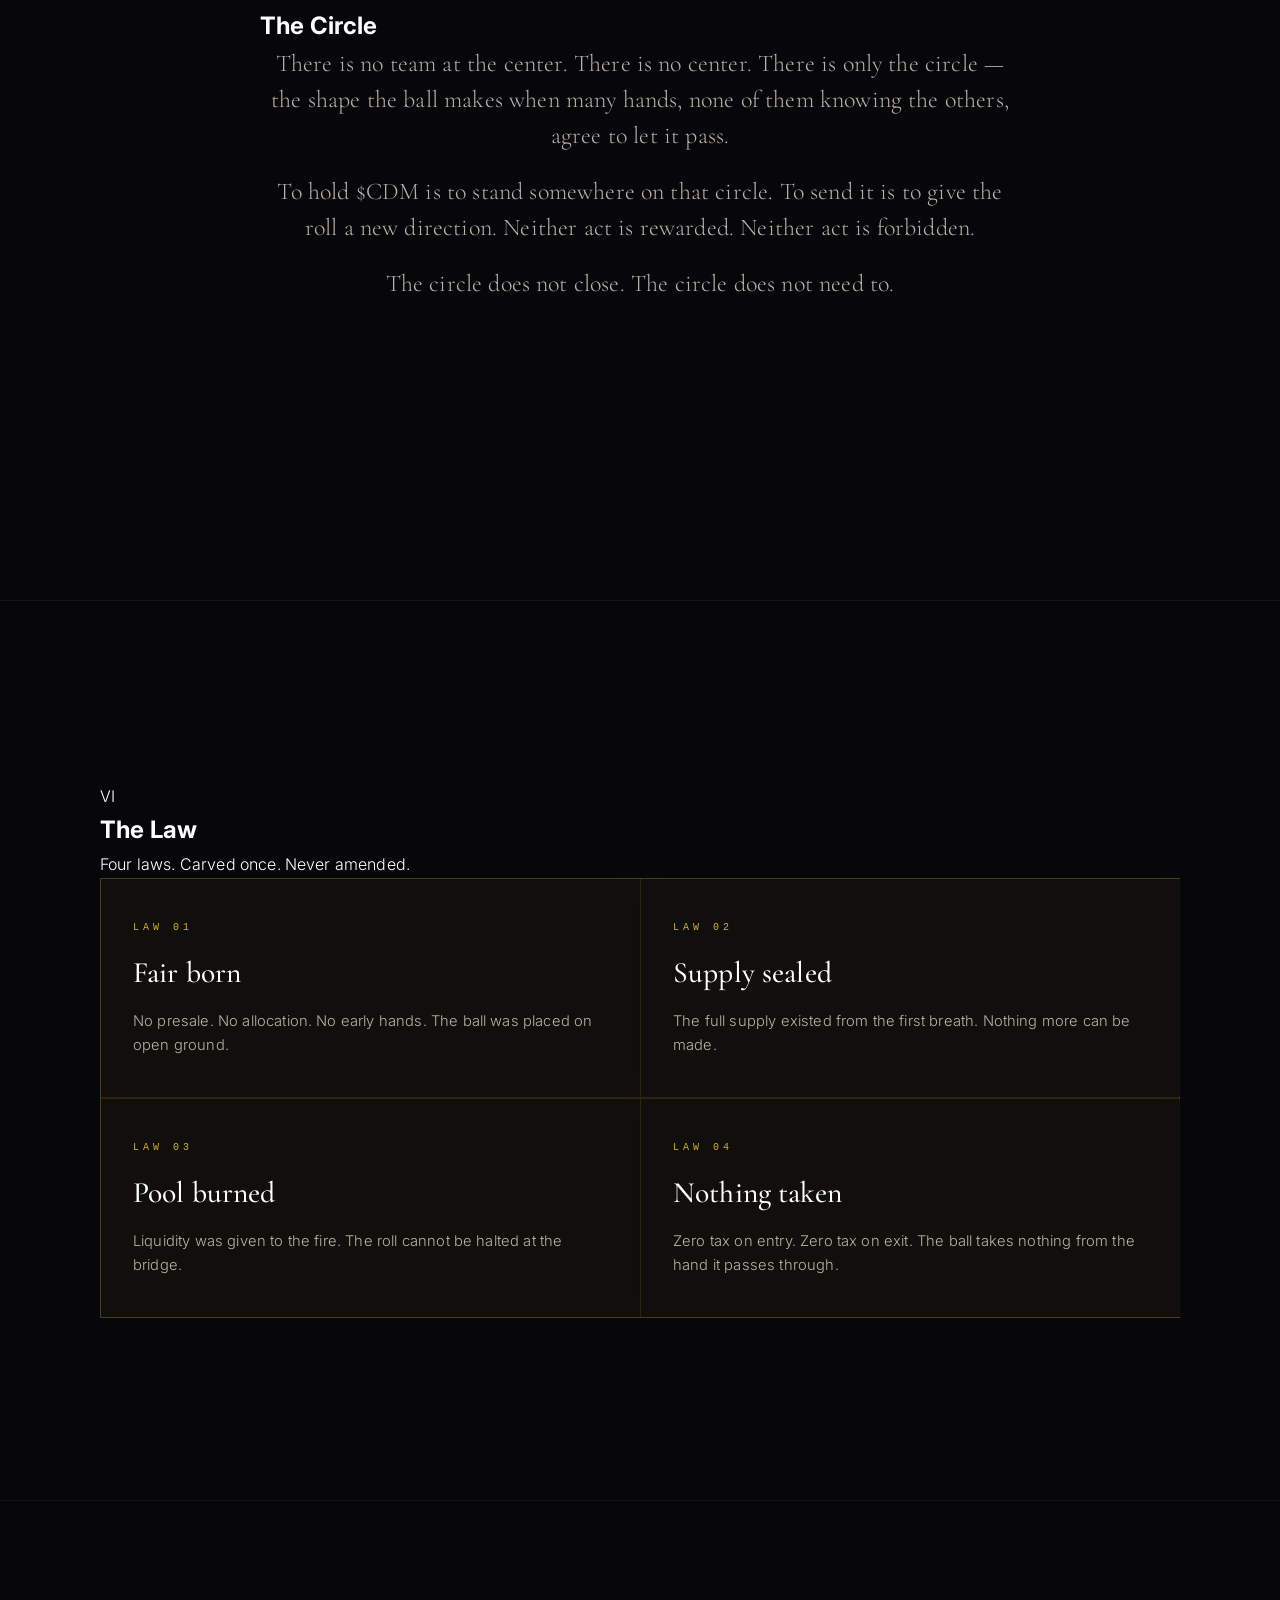
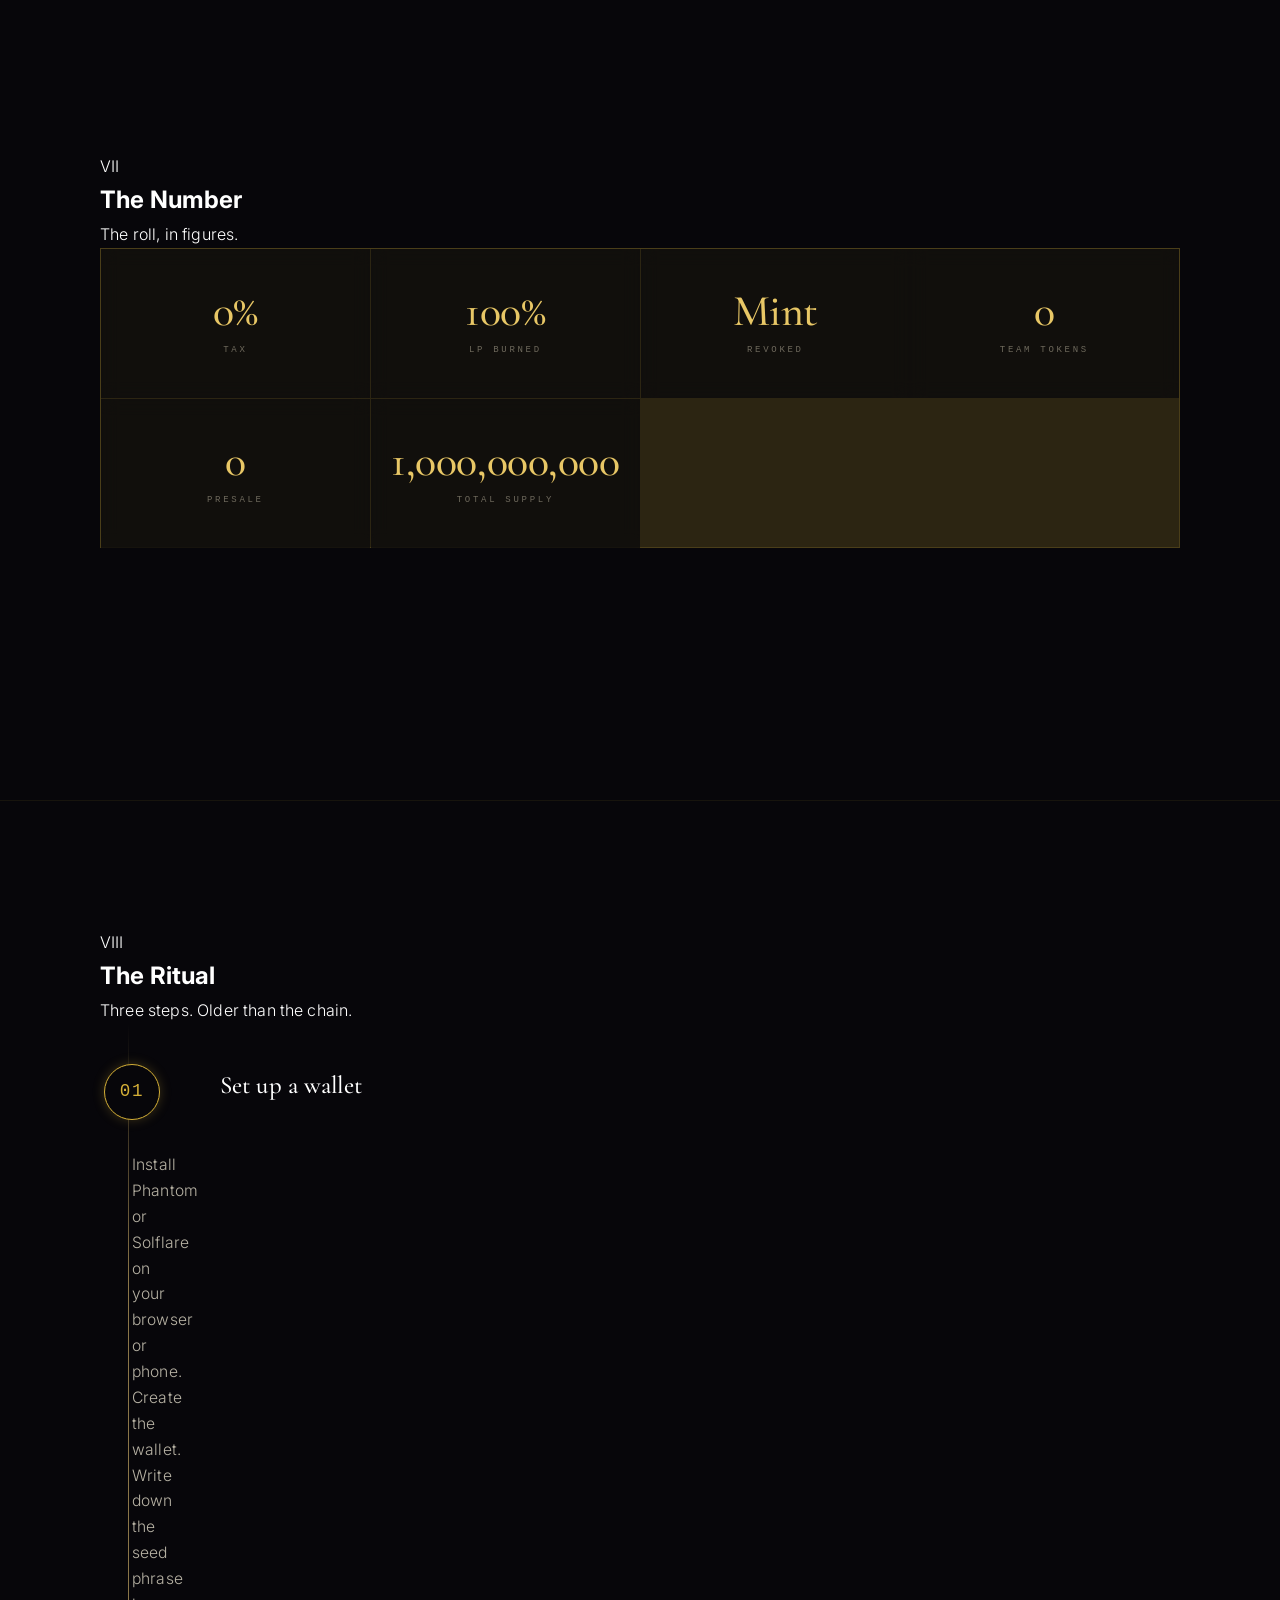
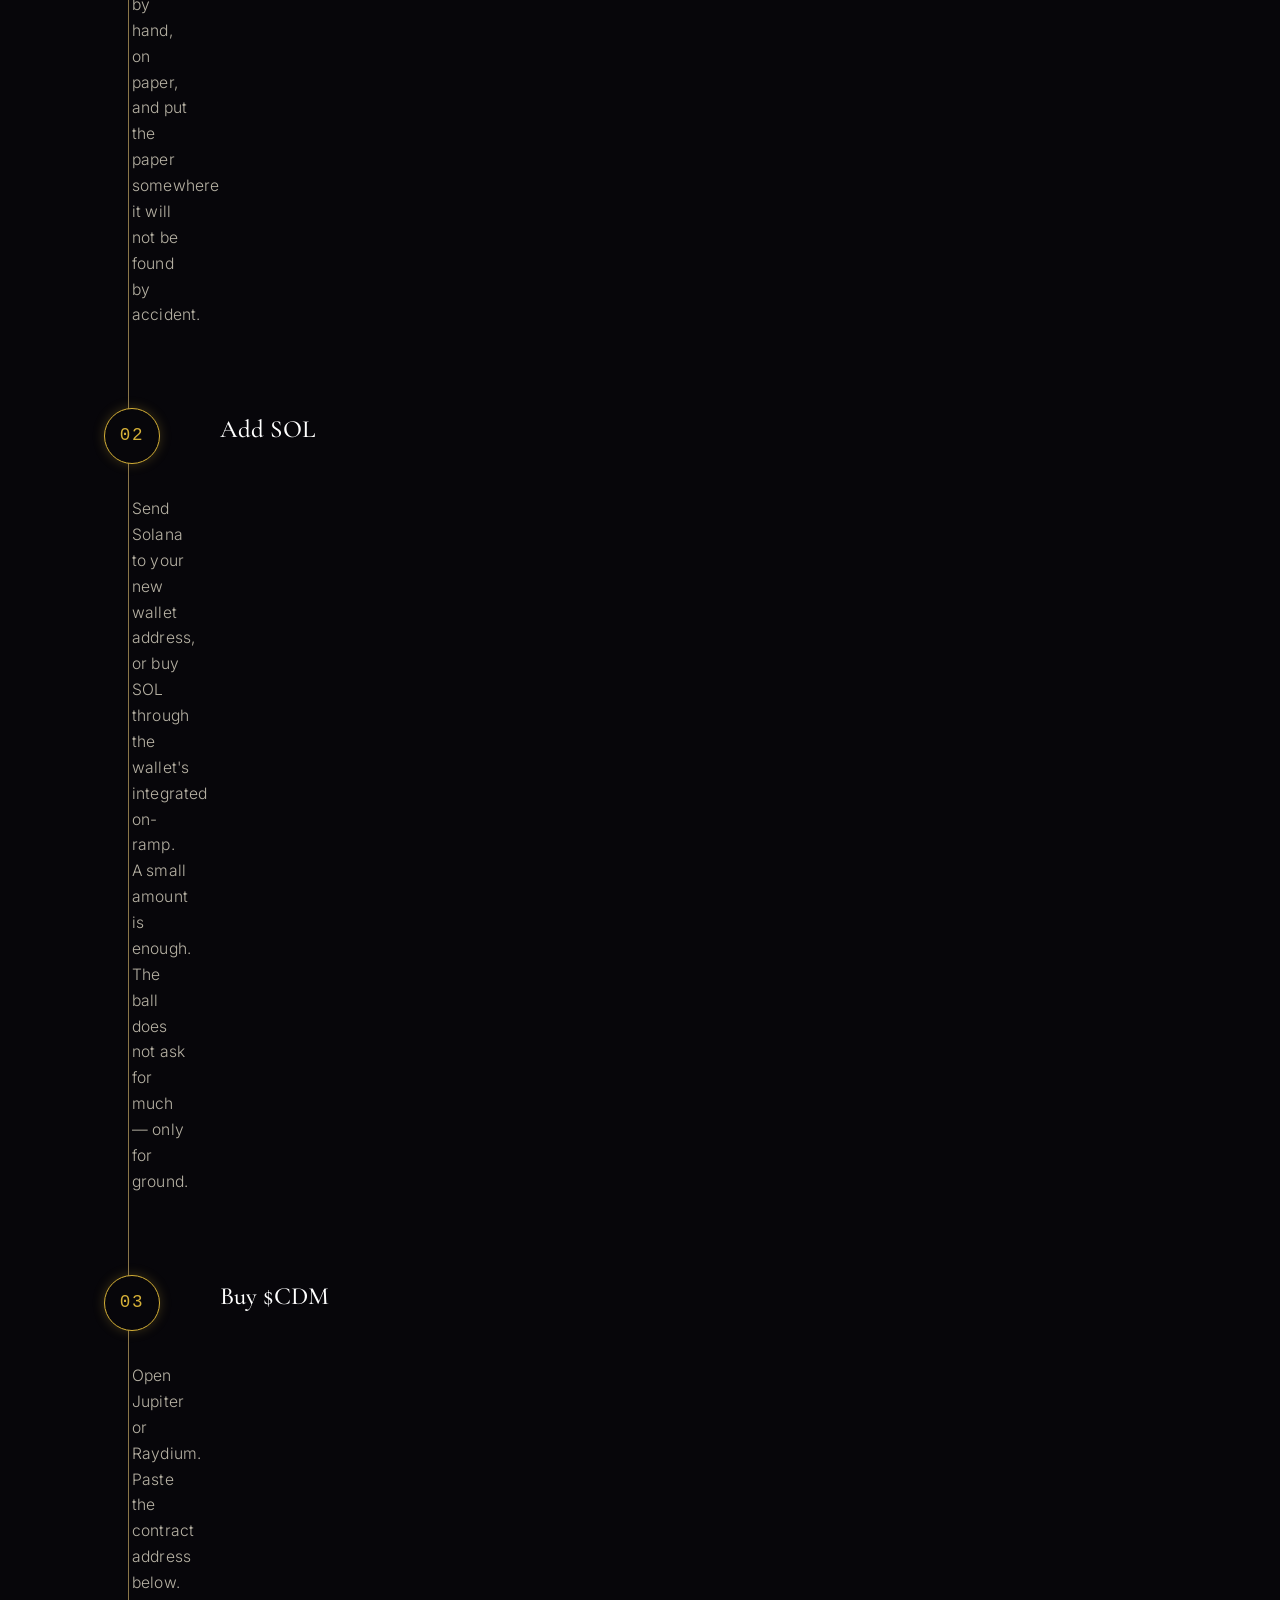
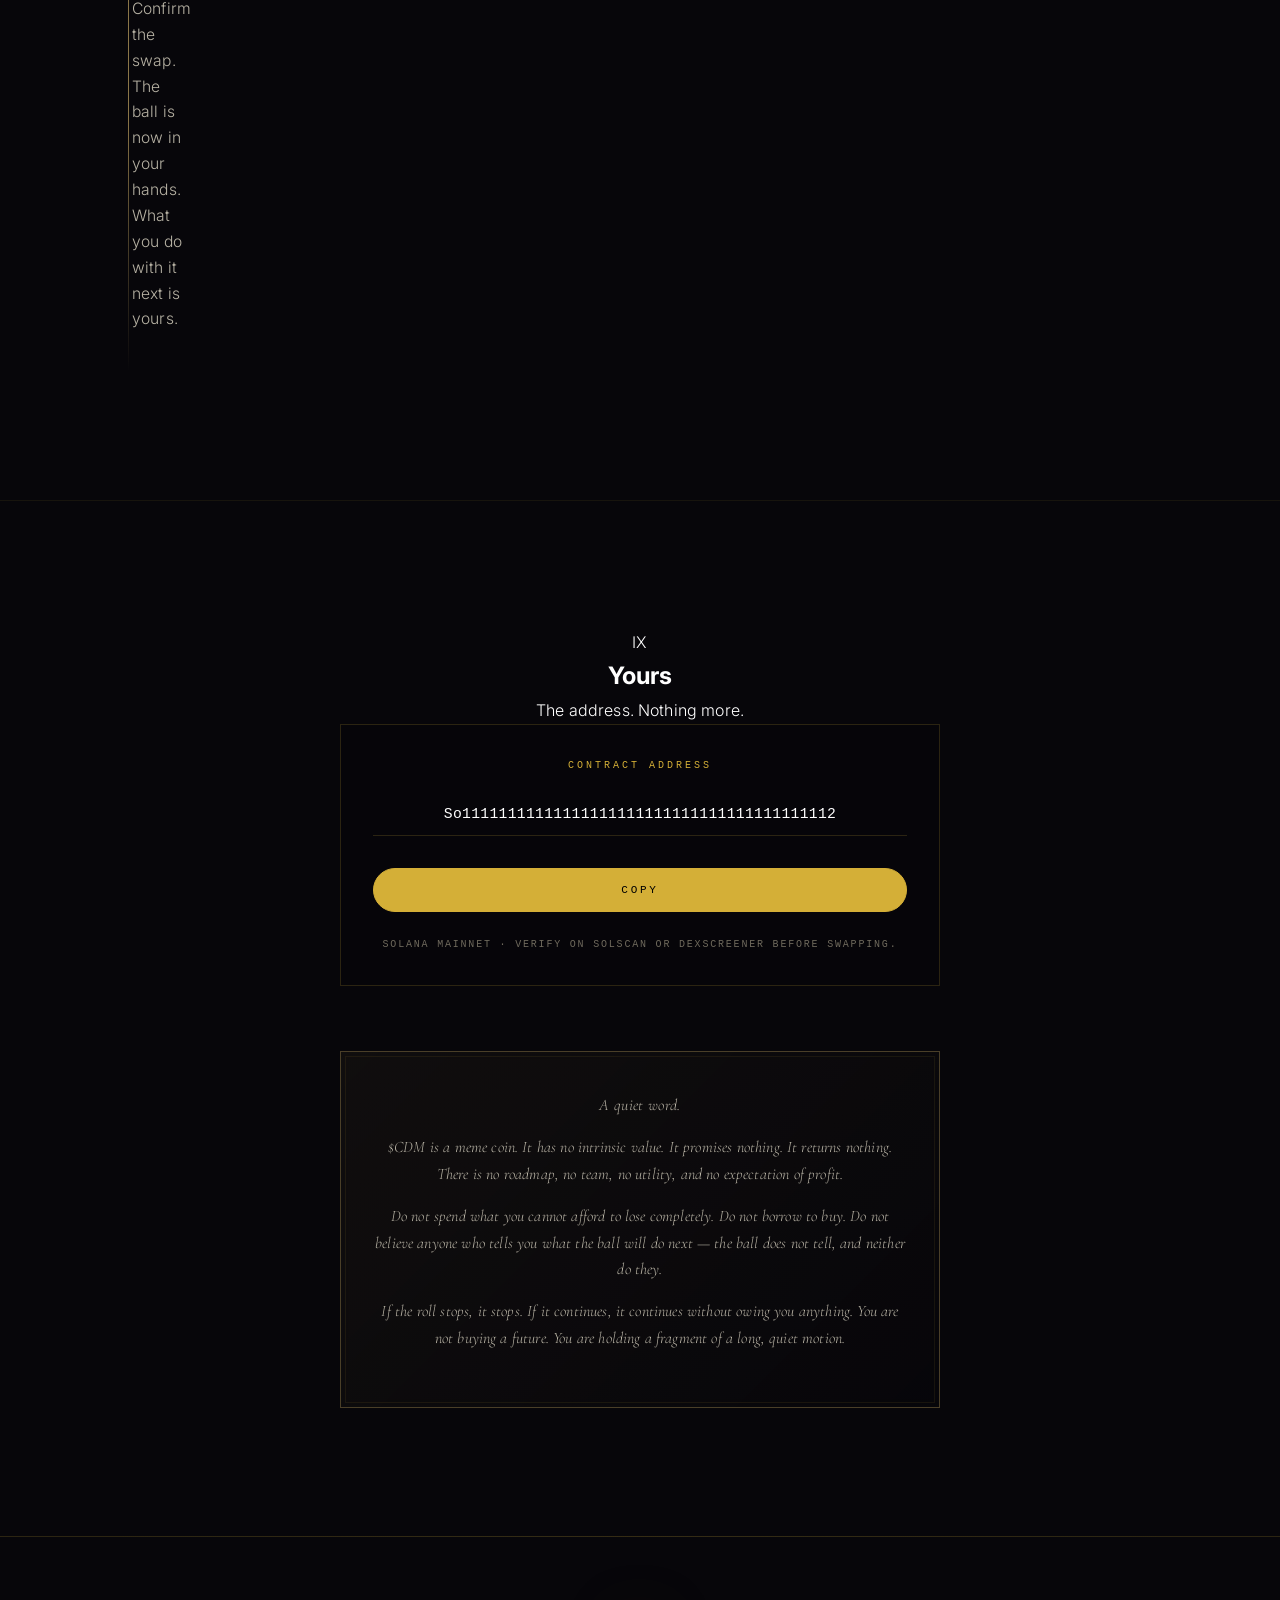
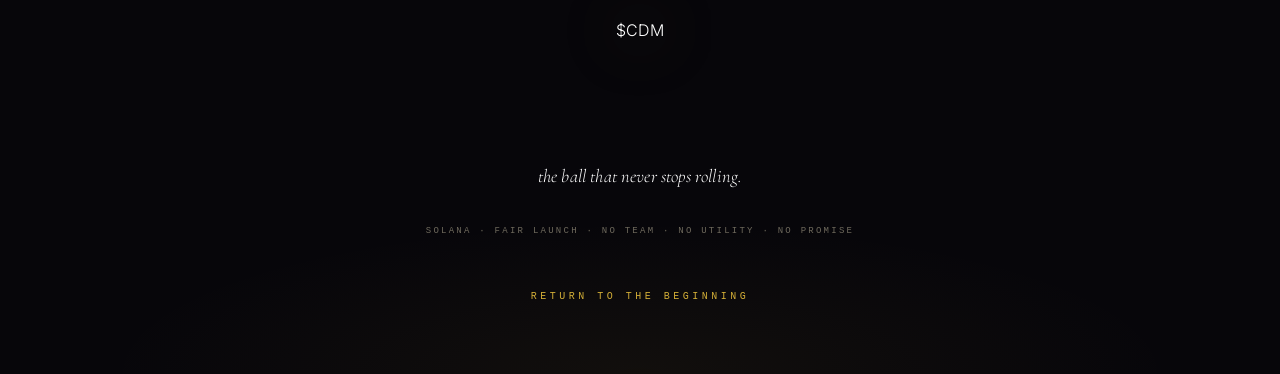
<file: download/cdm.html>
<!DOCTYPE html>
<html lang="en">
<head>
<meta charset="UTF-8" />
<meta name="viewport" content="width=device-width, initial-scale=1.0" />
<meta name="description" content="$CDM — the ball that never stops rolling. Solana. Fair launch." />
<title>$CDM — the ball that never stops rolling</title>
<link rel="preconnect" href="https://fonts.googleapis.com" />
<link rel="preconnect" href="https://fonts.gstatic.com" crossorigin />
<link href="https://fonts.googleapis.com/css2?family=Cormorant+Garamond:ital,wght@0,300;0,400;0,500;1,300;1,400&family=Inter:wght@300;400;500&display=swap" rel="stylesheet" />
<link rel="stylesheet" href="cdm.css" />
</head>
<body>

<!-- Grain overlay -->
<div class="grain" aria-hidden="true"></div>

<!-- Progress line -->
<div class="progress-line" aria-hidden="true"><span></span></div>

<!-- ============== HERO ============== -->
<header class="hero" id="top">
  <div class="hero-inner">
    <div class="ball-wrap" aria-hidden="true">
      <div class="ball"></div>
      <div class="ball-shadow"></div>
    </div>

    <p class="eyebrow fade-in">Solana &middot; Fair Launch</p>
    <h1 class="title fade-in">$CDM</h1>
    <p class="subtitle fade-in"><em>the ball that never stops rolling.</em></p>

    <a href="#chapter-1" class="scroll-cue fade-in" aria-label="Enter">
      <span>enter</span>
      <span class="line"></span>
    </a>
  </div>
</header>

<main>

  <!-- ============== I — AWAKENING ============== -->
  <section class="chapter" id="chapter-1">
    <div class="chapter-inner">
      <p class="numeral fade-in">I</p>
      <h2 class="chapter-title fade-in">Awakening</h2>
      <div class="prose fade-in">
        <p>It did not begin with a hand. It did not begin with a throw. There was only the ground, and the ball, and the long quiet before.</p>
        <p>Then — without cause, without witness — it moved. Not because it was pushed. Not because it chose. The ball began to roll because that is what a ball, given time, will do.</p>
        <p>It has not stopped since.</p>
      </div>
    </div>
  </section>

  <!-- ============== II — THE OMEN ============== -->
  <section class="chapter" id="chapter-2">
    <div class="chapter-inner">
      <p class="numeral fade-in">II</p>
      <h2 class="chapter-title fade-in">The Omen</h2>
      <div class="prose fade-in">
        <p>Before the chain, before the ledger, before the first wallet ever opened — there were signs.</p>
        <p>A circle pressed into dust. A worn groove along a stone wall. The slow, perfect wear of a thing returning again and again to the same point, never quite arriving, never quite leaving.</p>
        <p>Whoever saw it first did not understand. They did not need to. The ball did not ask to be understood. It only asked for ground.</p>
      </div>
    </div>
  </section>

  <!-- ============== III — THE COIN ============== -->
  <section class="chapter" id="chapter-3">
    <div class="chapter-inner">
      <p class="numeral fade-in">III</p>
      <h2 class="chapter-title fade-in">The Coin</h2>
      <div class="prose fade-in">
        <p>A ball is a perfect thing. No edge to catch, no corner to break, no face to remember or forget. It carries only motion.</p>
        <p>$CDM is the ball, made countable. A unit of the rolling — pressed flat into a token so that it could be held, sent, and passed along. The shape changes; the motion does not.</p>
        <p>Hold it, and you hold a fragment of the long roll. Let it go, and the roll continues through other hands.</p>
      </div>
    </div>
  </section>

  <!-- ============== IV — THE PATH ============== -->
  <section class="chapter" id="chapter-4">
    <div class="chapter-inner">
      <p class="numeral fade-in">IV</p>
      <h2 class="chapter-title fade-in">The Path</h2>
      <div class="prose fade-in">
        <p>Every road the ball has traveled, it has traveled once. Every road it will travel, it has already begun.</p>
        <p>The path is not chosen. The path is the sum of all surfaces that did not refuse it. Solana is one such surface — fast, smooth, almost frictionless. The ball does not prefer it. The ball does not prefer anything.</p>
        <p>But here, on this chain, the roll can be witnessed by anyone, at any time, without permission. That is enough.</p>
      </div>
    </div>
  </section>

  <!-- ============== V — THE CIRCLE ============== -->
  <section class="chapter" id="chapter-5">
    <div class="chapter-inner">
      <p class="numeral fade-in">V</p>
      <h2 class="chapter-title fade-in">The Circle</h2>
      <div class="prose fade-in">
        <p>There is no team at the center. There is no center. There is only the circle — the shape the ball makes when many hands, none of them knowing the others, agree to let it pass.</p>
        <p>To hold $CDM is to stand somewhere on that circle. To send it is to give the roll a new direction. Neither act is rewarded. Neither act is forbidden.</p>
        <p>The circle does not close. The circle does not need to.</p>
      </div>
    </div>
  </section>

  <!-- ============== VI — THE LAW ============== -->
  <section class="chapter chapter-law" id="chapter-6">
    <div class="chapter-inner">
      <p class="numeral fade-in">VI</p>
      <h2 class="chapter-title fade-in">The Law</h2>
      <p class="chapter-sub fade-in">Four laws. Carved once. Never amended.</p>

      <ol class="laws">
        <li class="law fade-in">
          <span class="law-num">LAW 01</span>
          <span class="law-name">Fair born</span>
          <span class="law-desc">No presale. No allocation. No early hands. The ball was placed on open ground.</span>
        </li>
        <li class="law fade-in">
          <span class="law-num">LAW 02</span>
          <span class="law-name">Supply sealed</span>
          <span class="law-desc">The full supply existed from the first breath. Nothing more can be made.</span>
        </li>
        <li class="law fade-in">
          <span class="law-num">LAW 03</span>
          <span class="law-name">Pool burned</span>
          <span class="law-desc">Liquidity was given to the fire. The roll cannot be halted at the bridge.</span>
        </li>
        <li class="law fade-in">
          <span class="law-num">LAW 04</span>
          <span class="law-name">Nothing taken</span>
          <span class="law-desc">Zero tax on entry. Zero tax on exit. The ball takes nothing from the hand it passes through.</span>
        </li>
      </ol>
    </div>
  </section>

  <!-- ============== VII — THE NUMBER ============== -->
  <section class="chapter chapter-numbers" id="chapter-7">
    <div class="chapter-inner">
      <p class="numeral fade-in">VII</p>
      <h2 class="chapter-title fade-in">The Number</h2>
      <p class="chapter-sub fade-in">The roll, in figures.</p>

      <div class="stats">
        <div class="stat fade-in">
          <span class="stat-value">0<span class="pct">%</span></span>
          <span class="stat-label">Tax</span>
        </div>
        <div class="stat fade-in">
          <span class="stat-value">100<span class="pct">%</span></span>
          <span class="stat-label">LP Burned</span>
        </div>
        <div class="stat fade-in">
          <span class="stat-value">Mint</span>
          <span class="stat-label">Revoked</span>
        </div>
        <div class="stat fade-in">
          <span class="stat-value">0</span>
          <span class="stat-label">Team Tokens</span>
        </div>
        <div class="stat fade-in">
          <span class="stat-value">0</span>
          <span class="stat-label">Presale</span>
        </div>
        <div class="stat fade-in">
          <span class="stat-value">1,000,000,000</span>
          <span class="stat-label">Total Supply</span>
        </div>
      </div>
    </div>
  </section>

  <!-- ============== VIII — THE RITUAL ============== -->
  <section class="chapter chapter-ritual" id="chapter-8">
    <div class="chapter-inner">
      <p class="numeral fade-in">VIII</p>
      <h2 class="chapter-title fade-in">The Ritual</h2>
      <p class="chapter-sub fade-in">Three steps. Older than the chain.</p>

      <ol class="ritual">
        <li class="step fade-in">
          <span class="step-num">01</span>
          <h3 class="step-title">Set up a wallet</h3>
          <p class="step-desc">Install Phantom or Solflare on your browser or phone. Create the wallet. Write down the seed phrase by hand, on paper, and put the paper somewhere it will not be found by accident.</p>
        </li>
        <li class="step fade-in">
          <span class="step-num">02</span>
          <h3 class="step-title">Add SOL</h3>
          <p class="step-desc">Send Solana to your new wallet address, or buy SOL through the wallet's integrated on-ramp. A small amount is enough. The ball does not ask for much — only for ground.</p>
        </li>
        <li class="step fade-in">
          <span class="step-num">03</span>
          <h3 class="step-title">Buy $CDM</h3>
          <p class="step-desc">Open Jupiter or Raydium. Paste the contract address below. Confirm the swap. The ball is now in your hands. What you do with it next is yours.</p>
        </li>
      </ol>
    </div>
  </section>

  <!-- ============== IX — YOURS ============== -->
  <section class="chapter chapter-yours" id="chapter-9">
    <div class="chapter-inner">
      <p class="numeral fade-in">IX</p>
      <h2 class="chapter-title fade-in">Yours</h2>
      <p class="chapter-sub fade-in">The address. Nothing more.</p>

      <div class="contract-block fade-in">
        <p class="contract-label">Contract Address</p>
        <div class="contract-row">
          <code id="contract-address">So11111111111111111111111111111111111111112</code>
          <button id="copy-btn" type="button" aria-label="Copy contract address">
            <span class="copy-label">copy</span>
            <span class="copy-done" aria-hidden="true">copied</span>
          </button>
        </div>
        <p class="contract-note">Solana Mainnet &middot; verify on Solscan or DexScreener before swapping.</p>
      </div>

      <div class="disclaimer fade-in">
        <p class="disclaimer-title">A quiet word.</p>
        <p>$CDM is a meme coin. It has no intrinsic value. It promises nothing. It returns nothing. There is no roadmap, no team, no utility, and no expectation of profit.</p>
        <p>Do not spend what you cannot afford to lose completely. Do not borrow to buy. Do not believe anyone who tells you what the ball will do next — the ball does not tell, and neither do they.</p>
        <p>If the roll stops, it stops. If it continues, it continues without owing you anything. You are not buying a future. You are holding a fragment of a long, quiet motion.</p>
      </div>
    </div>
  </section>

</main>

<footer class="footer">
  <div class="footer-inner">
    <p class="footer-ball" aria-hidden="true">$CDM</p>
    <p class="footer-line">the ball that never stops rolling.</p>
    <p class="footer-meta">Solana &middot; Fair Launch &middot; No Team &middot; No Utility &middot; No Promise</p>
    <a href="#top" class="back-to-top">return to the beginning</a>
  </div>
</footer>

<script src="cdm.js"></script>
</body>
</html>
</file>
<file: download/cdm.css>
/* =========================================================
   $CDM — the ball that never stops rolling
   Visual System: "The Long Roll"
   --------------------------------------------------------
   Design principles:
   1. The ball is the brand. Every visual element relates
      to the ball's motion, surface, or trace.
   2. One palette. One light. One grain. One atmosphere.
   3. Negative space is the ball's natural habitat.
   4. The trace (groove) is the divider; the ball is the mark.
   ========================================================= */

:root {
  --bg:          #07060A;
  --bg-soft:     #0e0d12;
  --gold:        #D4AF37;
  --gold-bright: #E8C766;
  --gold-soft:   #8a7548;
  --gold-dim:    #4a3f28;
  --text:        #ffffff;
  --text-dim:    #6f6a5d;
  --text-mid:    #b8b3a5;
  --rule:        rgba(212, 175, 55, 0.18);
  --rule-faint:  rgba(212, 175, 55, 0.08);

  --font-display: "Cormorant Garamond", "Times New Roman", serif;
  --font-body:    "Inter", -apple-system, sans-serif;
  --font-mono:    "JetBrains Mono", "Courier New", monospace;

  --max-w:       760px;
  --max-w-wide:  1080px;
}

* { box-sizing: border-box; margin: 0; padding: 0; }
html { scroll-behavior: smooth; }

body {
  background-color: var(--bg);
  color: var(--text);
  font-family: var(--font-body);
  font-weight: 300;
  font-size: 16px;
  line-height: 1.7;
  letter-spacing: 0.01em;
  -webkit-font-smoothing: antialiased;
  -moz-osx-font-smoothing: grayscale;
  text-rendering: optimizeLegibility;
  overflow-x: hidden;
}

::selection { background: rgba(212, 175, 55, 0.25); color: var(--gold-bright); }

/* ===== Particle canvas — gold dust shed by the rolling ball ===== */
#particles {
  position: fixed;
  inset: 0;
  z-index: 1;
  pointer-events: none;
  opacity: 0.5;
}

/* ===== Grain — the texture of the ball's surface, applied to the whole page ===== */
.grain {
  position: fixed;
  inset: 0;
  pointer-events: none;
  z-index: 100;
  opacity: 0.06;
  mix-blend-mode: overlay;
  background-image: url("data:image/svg+xml;utf8,<svg xmlns='http://www.w3.org/2000/svg' width='200' height='200'><filter id='n'><feTurbulence type='fractalNoise' baseFrequency='0.9' numOctaves='3' stitchTiles='stitch'/><feColorMatrix values='0 0 0 0 0.78 0 0 0 0 0.66 0 0 0 0 0.41 0 0 0 0.5 0'/></filter><rect width='100%25' height='100%25' filter='url(%23n)'/></svg>");
  background-size: 200px 200px;
}

/* ===== Rolling ball progress — a physical groove the ball rolls along ===== */
.progress-track {
  position: fixed;
  top: 0;
  left: 0;
  width: 100%;
  height: 14px;
  z-index: 99;
  pointer-events: none;
  background:
    linear-gradient(to bottom, rgba(7, 6, 10, 0.95), rgba(7, 6, 10, 0.6) 60%, transparent);
}
/* The groove — a thin engraved channel */
.progress-groove {
  position: absolute;
  top: 6px;
  left: 0;
  width: 100%;
  height: 2px;
  background: linear-gradient(to right,
    transparent 0%,
    var(--gold-dim) 8%,
    var(--gold-dim) 92%,
    transparent 100%);
  opacity: 0.5;
}
/* The filled portion — gold dust filling the groove behind the ball */
.progress-line {
  position: absolute;
  top: 6px;
  left: 0;
  height: 2px;
  width: 0%;
  background: linear-gradient(to right, transparent, var(--gold-soft) 10%, var(--gold) 100%);
  box-shadow: 0 0 8px rgba(212, 175, 55, 0.5);
  transition: width 0.15s linear;
}
/* The ball itself — rolling along the groove */
.progress-ball {
  position: absolute;
  top: -1px;
  left: 0;
  width: 14px;
  height: 14px;
  transform: translateX(-50%);
  transition: left 0.15s linear;
  filter: drop-shadow(0 0 8px rgba(212, 175, 55, 0.8));
}
.progress-ball-icon {
  width: 100%;
  height: 100%;
  animation: ballSpin 1.5s linear infinite;
}
@keyframes ballSpin {
  from { transform: rotate(0deg); }
  to   { transform: rotate(360deg); }
}

/* ===== Cursor ball — tiny gold ball that follows the pointer ===== */
.cursor-ball {
  position: fixed;
  top: 0;
  left: 0;
  width: 18px;
  height: 18px;
  margin: -9px 0 0 -9px; /* center on pointer */
  pointer-events: none;
  z-index: 9999;
  opacity: 0;
  transition: opacity 0.4s ease;
  will-change: transform;
}
.cursor-ball.visible { opacity: 1; }

.cursor-ball-icon {
  width: 100%;
  height: 100%;
  filter: drop-shadow(0 0 6px rgba(212, 175, 55, 0.7));
  animation: cursorBallSpin 1.8s linear infinite;
}
@keyframes cursorBallSpin {
  from { transform: rotate(0deg); }
  to   { transform: rotate(360deg); }
}

/* Hide on touch devices */
@media (hover: none), (pointer: coarse) {
  .cursor-ball { display: none; }
}

/* ===== Side rail — Roman numerals only ===== */
.rail {
  position: fixed;
  right: 2rem;
  top: 50%;
  transform: translateY(-50%);
  display: flex;
  flex-direction: column;
  gap: 1.25rem;
  z-index: 50;
}
.rail a {
  display: flex;
  align-items: center;
  justify-content: flex-end;
  text-decoration: none;
  color: var(--text-dim);
  font-family: var(--font-mono);
  font-size: 11px;
  letter-spacing: 0.18em;
  transition: all 0.35s cubic-bezier(0.34, 1.56, 0.64, 1);
  position: relative;
  padding: 2px 0;
}
.rail a:hover {
  color: var(--gold);
  transform: translateX(-3px);
}
.rail a.active {
  color: var(--gold-bright);
  font-size: 13px;
  text-shadow: 0 0 12px rgba(212, 175, 55, 0.6);
}

/* =========================================================
   HERO — Bounce I preview
   ========================================================= */
.hero {
  min-height: 100vh;
  display: flex;
  align-items: center;
  justify-content: center;
  text-align: center;
  padding: 6rem 1.5rem 4rem;
  position: relative;
  z-index: 2;
  overflow: hidden;
}

/* Use Awakening image as hero background, darkened */
.hero-bg-img {
  position: absolute;
  inset: 0;
  background-image: url("img/c1-awakening.jpg");
  background-size: cover;
  background-position: center;
  filter: brightness(0.35) contrast(1.1) saturate(0.85);
  z-index: 0;
}
.hero-vignette {
  position: absolute;
  inset: 0;
  z-index: 1;
  background:
    radial-gradient(ellipse 60% 50% at 50% 45%, rgba(212, 175, 55, 0.08) 0%, transparent 60%),
    radial-gradient(ellipse 80% 70% at 50% 50%, transparent 30%, var(--bg) 100%);
  pointer-events: none;
}

.hero-inner {
  max-width: var(--max-w);
  width: 100%;
  position: relative;
  z-index: 2;
}

/* Chapter-style label with rule lines on both sides (used in hero + chapter heads) */
.hero-label, .chapter-label {
  font-family: var(--font-mono);
  font-size: 11px;
  font-weight: 400;
  letter-spacing: 0.32em;
  text-transform: uppercase;
  color: var(--gold);
  display: flex;
  align-items: center;
  justify-content: center;
  gap: 1rem;
  margin-bottom: 3rem;
}
.hero-label .label-rule, .chapter-label .label-rule {
  width: 40px;
  height: 1px;
  flex-shrink: 0;
}
.label-rule-flex {
  flex: 1;
  max-width: 200px;
  height: 1px;
  background: linear-gradient(to right, var(--gold-soft) 0%, transparent 100%);
}

/* Hero orb — the ball, rendered from SVG symbol, glowing */
.hero-orb {
  position: relative;
  width: 200px;
  height: 200px;
  margin: 0 auto 2.5rem;
  transition: transform 0.6s cubic-bezier(0.22, 1, 0.36, 1);
  will-change: transform;
}
.hero-orb-svg {
  width: 100%;
  height: 100%;
  filter: drop-shadow(0 0 40px rgba(212, 175, 55, 0.35));
  animation: orbBreathe 7s ease-in-out infinite;
}
@keyframes orbBreathe {
  0%, 100% { transform: scale(1); filter: drop-shadow(0 0 40px rgba(212, 175, 55, 0.35)); }
  50%      { transform: scale(1.04); filter: drop-shadow(0 0 60px rgba(212, 175, 55, 0.55)); }
}

.title {
  font-family: var(--font-display);
  font-weight: 500;
  font-size: clamp(4.5rem, 16vw, 9rem);
  line-height: 1;
  letter-spacing: -0.02em;
  color: var(--text);
  margin-bottom: 0.5rem;
  display: inline-flex;
  align-items: baseline;
  gap: 0.05em;
}
.title-mark {
  color: var(--text);
  font-weight: 300;
  font-size: 0.6em;
  margin-right: 0.05em;
}
.title-gold { color: var(--gold-bright); }

.hero-tagline {
  font-family: var(--font-mono);
  font-size: 11px;
  letter-spacing: 0.45em;
  color: var(--gold);
  text-transform: uppercase;
  margin-bottom: 1rem;
}

.subtitle {
  font-family: var(--font-display);
  font-style: italic;
  font-weight: 300;
  font-size: clamp(1.25rem, 3vw, 1.65rem);
  color: var(--text);
  letter-spacing: 0.01em;
  margin-bottom: 1rem;
}

.hero-meta {
  font-family: var(--font-mono);
  font-size: 10px;
  letter-spacing: 0.28em;
  color: var(--text-dim);
  text-transform: uppercase;
  margin-bottom: 2.5rem;
}

.hero-cta, .cta-row {
  display: flex;
  justify-content: center;
  gap: 1rem;
  margin-bottom: 3rem;
  flex-wrap: wrap;
}
.btn {
  display: inline-block;
  padding: 0.85rem 1.75rem;
  font-family: var(--font-mono);
  font-size: 11px;
  font-weight: 500;
  letter-spacing: 0.25em;
  text-transform: uppercase;
  text-decoration: none;
  border-radius: 999px;
  transition: all 0.3s ease;
  cursor: pointer;
}
.btn-primary {
  background: var(--gold);
  color: #000;
  border: 1px solid var(--gold);
}
.btn-primary:hover {
  background: var(--gold-bright);
  border-color: var(--gold-bright);
  box-shadow: 0 0 24px rgba(212, 175, 55, 0.4);
}
.btn-ghost {
  background: transparent;
  color: var(--text);
  border: 1px solid var(--text-mid);
}
.btn-ghost:hover {
  border-color: var(--gold);
  color: var(--gold-bright);
}

.scroll-cue {
  display: inline-flex;
  flex-direction: column;
  align-items: center;
  gap: 0.75rem;
  text-decoration: none;
  color: var(--text-dim);
  font-family: var(--font-mono);
  font-size: 9px;
  letter-spacing: 0.4em;
  text-transform: uppercase;
  transition: color 0.4s ease;
}
.scroll-cue:hover { color: var(--gold); }
.scroll-line {
  width: 1px;
  height: 50px;
  animation: lineDrop 2.5s ease-in-out infinite;
}
@keyframes lineDrop {
  0%, 100% { transform: scaleY(1); transform-origin: top; opacity: 1; }
  50%      { transform: scaleY(0.4); transform-origin: top; opacity: 0.4; }
}

/* =========================================================
   CHAPTERS — common
   Every chapter has a background image (its moment of the ball)
   ========================================================= */
.chapter {
  min-height: 100vh;
  display: flex;
  align-items: center;
  padding: 8rem 1.5rem;
  position: relative;
  z-index: 2;
  border-top: 1px solid var(--rule-faint);
}

.chapter-inner {
  max-width: var(--max-w);
  margin: 0 auto;
  width: 100%;
  position: relative;
  z-index: 2;
}

.chapter-label {
  justify-content: flex-start;
  margin-bottom: 3.5rem;
  text-align: left;
}

/* Background image (the ball's moment) + darkening overlay */
.chapter-bg {
  position: absolute;
  inset: 0;
  z-index: 0;
  overflow: hidden;
}
.chapter-bg img {
  position: absolute;
  inset: -8% 0;
  width: 100%;
  height: 116%;
  object-fit: cover;
  filter: brightness(0.42) contrast(1.12) saturate(0.85);
  will-change: transform;
}
.chapter-overlay {
  position: absolute;
  inset: 0;
  background:
    linear-gradient(to bottom,
      var(--bg) 0%,
      rgba(7, 6, 10, 0.55) 25%,
      rgba(7, 6, 10, 0.55) 75%,
      var(--bg) 100%);
  pointer-events: none;
}

/* Prose — narrative typography */
.prose p {
  font-family: var(--font-display);
  font-weight: 300;
  font-size: 1.5rem;
  line-height: 1.5;
  color: var(--text-mid);
  margin-bottom: 1.25rem;
  text-wrap: pretty;
  text-align: center;
}
.prose .lead {
  font-size: 2rem;
  color: var(--text);
  font-weight: 400;
  margin-bottom: 1rem;
}
.prose .quote {
  font-size: 1.65rem;
  color: var(--text);
  font-weight: 400;
  margin-top: 1.5rem;
}
.prose .quote-em {
  font-style: italic;
  font-size: 1.85rem;
  color: var(--gold-bright);
  font-weight: 400;
  margin-top: 1.75rem;
  text-wrap: balance;
}

/* =========================================================
   VI — THE LAW
   ========================================================= */
.chapter-law .chapter-inner,
.chapter-laws .chapter-inner { max-width: var(--max-w-wide); }

.section-title {
  font-family: var(--font-display);
  font-weight: 400;
  font-style: italic;
  font-size: clamp(1.75rem, 4vw, 2.5rem);
  color: var(--text);
  text-align: center;
  margin-bottom: 4rem;
  letter-spacing: 0.005em;
  text-wrap: balance;
}

.laws {
  display: grid;
  grid-template-columns: repeat(2, 1fr);
  gap: 1px;
  background: var(--rule);
  border: 1px solid var(--rule);
}
.law {
  background: rgba(7, 6, 10, 0.7);
  backdrop-filter: blur(8px);
  padding: 2.5rem 2rem;
  display: flex;
  flex-direction: column;
  gap: 0.75rem;
}
.law-num {
  font-family: var(--font-mono);
  font-size: 10px;
  font-weight: 500;
  letter-spacing: 0.4em;
  color: var(--gold);
  text-transform: uppercase;
}
.law-name {
  font-family: var(--font-display);
  font-weight: 500;
  font-size: 1.85rem;
  color: var(--text);
  letter-spacing: 0.005em;
}
.law-desc {
  font-family: var(--font-body);
  font-size: 0.92rem;
  line-height: 1.6;
  color: var(--text-mid);
  font-weight: 300;
}

/* =========================================================
   VII — THE NUMBER
   ========================================================= */
.chapter-numbers .chapter-inner { max-width: var(--max-w-wide); }

.stats {
  display: grid;
  grid-template-columns: repeat(4, 1fr);
  gap: 1px;
  background: var(--rule);
  border: 1px solid var(--rule);
}
.stat {
  background: rgba(7, 6, 10, 0.7);
  backdrop-filter: blur(8px);
  padding: 2.5rem 1.25rem;
  text-align: center;
  display: flex;
  flex-direction: column;
  gap: 0.6rem;
  min-height: 140px;
  justify-content: center;
}
.stat-value {
  font-family: var(--font-display);
  font-weight: 500;
  font-size: clamp(1.85rem, 4.5vw, 2.75rem);
  color: var(--gold-bright);
  line-height: 1;
  letter-spacing: -0.01em;
}
.stat-label {
  font-family: var(--font-mono);
  font-size: 9px;
  font-weight: 400;
  letter-spacing: 0.3em;
  text-transform: uppercase;
  color: var(--text-dim);
}
.stats-meta {
  font-family: var(--font-mono);
  font-size: 10px;
  letter-spacing: 0.2em;
  color: var(--text-dim);
  text-align: center;
  margin-top: 2rem;
  text-transform: uppercase;
}

/* =========================================================
   VIII — THE RITUAL — timeline with ball nodes
   ========================================================= */
.chapter-ritual .chapter-inner { max-width: var(--max-w-wide); }

.ritual {
  list-style: none;
  position: relative;
  padding-left: 2rem;
}
/* The trace — vertical line connecting the three steps */
.ritual::before {
  content: "";
  position: absolute;
  left: 28px;
  top: 0;
  bottom: 0;
  width: 1px;
  background: linear-gradient(to bottom, transparent, var(--gold-soft) 10%, var(--gold-soft) 90%, transparent);
}
.step {
  display: grid;
  grid-template-columns: 56px 1fr;
  gap: 2rem;
  padding: 2.5rem 0;
  align-items: start;
  position: relative;
}
.step-num {
  font-family: var(--font-mono);
  font-weight: 500;
  font-size: 1.1rem;
  color: var(--gold);
  letter-spacing: 0.1em;
  width: 56px;
  height: 56px;
  border-radius: 50%;
  background: var(--bg);
  border: 1px solid var(--gold);
  display: flex;
  align-items: center;
  justify-content: center;
  position: relative;
  z-index: 2;
  margin-left: -28px;
  box-shadow: 0 0 12px rgba(212, 175, 55, 0.25);
}
.step-body { padding-top: 0.5rem; }
.step-title {
  font-family: var(--font-display);
  font-weight: 500;
  font-size: 1.55rem;
  color: var(--text);
  margin-bottom: 0.5rem;
  letter-spacing: 0.005em;
}
.step-desc {
  font-family: var(--font-body);
  font-size: 0.98rem;
  line-height: 1.65;
  color: var(--text-mid);
  font-weight: 300;
  max-width: 540px;
}

/* =========================================================
   IX — YOURS
   ========================================================= */
.chapter-yours .chapter-inner { max-width: var(--max-w); text-align: center; }

.section-title-big {
  font-family: var(--font-display);
  font-weight: 400;
  font-style: italic;
  font-size: clamp(2.25rem, 5.5vw, 3.5rem);
  color: var(--gold-bright);
  margin-bottom: 3.5rem;
  letter-spacing: 0.005em;
  text-wrap: balance;
}

.contract-block {
  margin: 0 auto 3rem;
  padding: 2rem;
  border: 1px solid var(--rule);
  background: rgba(7, 6, 10, 0.75);
  backdrop-filter: blur(10px);
  max-width: 600px;
}
.contract-label {
  font-family: var(--font-mono);
  font-size: 10px;
  letter-spacing: 0.3em;
  text-transform: uppercase;
  color: var(--gold);
  margin-bottom: 1.25rem;
}
.contract-row {
  display: flex;
  align-items: center;
  gap: 1rem;
  flex-wrap: wrap;
}
#contract-address {
  flex: 1 1 100%;
  font-family: var(--font-mono);
  font-size: 0.92rem;
  color: var(--text);
  letter-spacing: 0.02em;
  word-break: break-all;
  background: transparent;
  padding: 0.5rem 0;
  border-bottom: 1px solid var(--rule);
  margin-bottom: 1rem;
}
#copy-btn {
  flex: 1 1 100%;
  background: var(--gold);
  border: 1px solid var(--gold);
  color: #000;
  font-family: var(--font-mono);
  font-size: 11px;
  font-weight: 500;
  letter-spacing: 0.25em;
  text-transform: uppercase;
  padding: 0.95rem 1.5rem;
  border-radius: 999px;
  cursor: pointer;
  transition: all 0.3s ease;
}
#copy-btn:hover {
  background: var(--gold-bright);
  border-color: var(--gold-bright);
  box-shadow: 0 0 24px rgba(212, 175, 55, 0.4);
}
#copy-btn .copy-done { display: none; }
#copy-btn.copied .copy-label { display: none; }
#copy-btn.copied .copy-done { display: inline; }
#copy-btn.copied { background: var(--gold-bright); }

.contract-note {
  font-family: var(--font-mono);
  font-size: 10px;
  letter-spacing: 0.18em;
  color: var(--text-dim);
  text-transform: uppercase;
  margin-top: 1.5rem;
}
.link-gold {
  color: var(--gold);
  text-decoration: underline;
  text-underline-offset: 3px;
  text-decoration-color: var(--gold-soft);
}
.link-gold:hover { color: var(--gold-bright); text-decoration-color: var(--gold-bright); }

.social-row {
  display: flex;
  justify-content: center;
  gap: 2.5rem;
  flex-wrap: wrap;
  margin: 3rem 0;
}
.social-link {
  font-family: var(--font-mono);
  font-size: 10px;
  letter-spacing: 0.3em;
  text-transform: uppercase;
  color: var(--text-mid);
  text-decoration: none;
  transition: color 0.3s ease;
}
.social-link:hover { color: var(--gold-bright); }

.disclaimer {
  margin-top: 4rem;
  padding: 2.5rem 2rem;
  border: 1px solid var(--gold-dim);
  background:
    linear-gradient(135deg, rgba(74, 63, 40, 0.15) 0%, rgba(7, 6, 10, 0.6) 100%);
  text-align: center;
  max-width: 600px;
  margin-left: auto;
  margin-right: auto;
  position: relative;
  backdrop-filter: blur(6px);
}
.disclaimer::before {
  content: "";
  position: absolute;
  inset: 4px;
  border: 1px solid var(--rule-faint);
  pointer-events: none;
}
.disclaimer-title {
  font-family: var(--font-display);
  font-style: italic;
  font-weight: 500;
  font-size: 1.4rem;
  color: var(--gold-bright);
  margin-bottom: 1.5rem;
  letter-spacing: 0.02em;
  text-transform: none;
}
.disclaimer p {
  font-family: var(--font-display);
  font-style: italic;
  font-size: 1rem;
  line-height: 1.65;
  color: var(--text-mid);
  margin-bottom: 1rem;
  font-weight: 300;
  text-wrap: pretty;
}

/* =========================================================
   FOOTER
   ========================================================= */
.footer {
  padding: 5rem 1.5rem 4rem;
  text-align: center;
  border-top: 1px solid var(--rule);
  position: relative;
  z-index: 2;
  background:
    radial-gradient(ellipse 60% 50% at 50% 100%, rgba(212, 175, 55, 0.05) 0%, transparent 70%),
    var(--bg);
}
.footer-inner { max-width: var(--max-w); margin: 0 auto; }
.footer-ball {
  width: 120px;
  height: 120px;
  margin: 0 auto 1.5rem;
  display: block;
  filter: drop-shadow(0 0 30px rgba(212, 175, 55, 0.5));
  animation: orbBreathe 7s ease-in-out infinite;
}
.footer-ball-text {
  font-family: var(--font-display);
  font-weight: 500;
  font-size: 1.5rem;
  color: var(--gold);
  letter-spacing: 0.05em;
  margin-bottom: 0.5rem;
}
.footer-line {
  font-family: var(--font-display);
  font-style: italic;
  font-weight: 300;
  font-size: 1.15rem;
  color: var(--text);
  margin-bottom: 2rem;
}
.footer-meta {
  font-family: var(--font-mono);
  font-size: 9px;
  letter-spacing: 0.25em;
  text-transform: uppercase;
  color: var(--text-dim);
  margin-bottom: 2.5rem;
}
.back-to-top {
  display: inline-block;
  font-family: var(--font-mono);
  font-size: 10px;
  font-weight: 400;
  letter-spacing: 0.35em;
  text-transform: uppercase;
  color: var(--gold);
  text-decoration: none;
  padding-bottom: 4px;
  border-bottom: 1px solid transparent;
  transition: border-color 0.3s ease;
}
.back-to-top:hover { border-bottom-color: var(--gold); }

/* =========================================================
   SCROLL ANIMATIONS
   ========================================================= */
.fade-in {
  opacity: 0;
  transform: translateY(20px);
  transition:
    opacity 1.2s cubic-bezier(0.22, 1, 0.36, 1),
    transform 1.2s cubic-bezier(0.22, 1, 0.36, 1);
  will-change: opacity, transform;
}
.fade-in.visible { opacity: 1; transform: translateY(0); }
.chapter .fade-in:nth-child(2) { transition-delay: 0.08s; }
.chapter .fade-in:nth-child(3) { transition-delay: 0.16s; }
.chapter .fade-in:nth-child(4) { transition-delay: 0.24s; }

/* =========================================================
   RESPONSIVE
   ========================================================= */
@media (max-width: 900px) {
  .laws { grid-template-columns: 1fr; }
  .stats { grid-template-columns: repeat(2, 1fr); }
}

@media (max-width: 768px) {
  body { font-size: 15px; }
  .chapter { padding: 5rem 1.25rem; min-height: auto; }
  .hero { min-height: 100vh; }
  .hero-orb { width: 140px; height: 140px; margin-bottom: 2rem; }
  .rail { right: 0.75rem; gap: 0.95rem; }
  .rail a { font-size: 10px; }
  .rail a.active { font-size: 11px; }
  .hero-label, .chapter-label { font-size: 9px; gap: 0.75rem; letter-spacing: 0.25em; }
  .hero-label .label-rule, .chapter-label .label-rule { width: 20px; }
  .label-rule-flex { max-width: 80px; }
  .prose p { font-size: 1.25rem; }
  .prose .lead { font-size: 1.6rem; }
  .prose .quote { font-size: 1.35rem; }
  .prose .quote-em { font-size: 1.5rem; }
  .law { padding: 1.75rem 1.25rem; }
  .law-name { font-size: 1.5rem; }
  .step { grid-template-columns: 48px 1fr; gap: 1.25rem; }
  .step-num { width: 48px; height: 48px; font-size: 0.95rem; margin-left: -24px; }
  .ritual { padding-left: 1.5rem; }
  .ritual::before { left: 24px; }
  .step-title { font-size: 1.3rem; }
  .hero-cta, .cta-row { flex-direction: column; align-items: center; }
  .btn { width: 100%; max-width: 280px; text-align: center; }
  .social-row { gap: 1.5rem; }
}

@media (max-width: 480px) {
  .stats { grid-template-columns: 1fr; }
  .title { font-size: 4rem; }
  .chapter-label { font-size: 8px; }
}

/* ===== Reduced motion ===== */
@media (prefers-reduced-motion: reduce) {
  *, *::before, *::after {
    animation-duration: 0.01ms !important;
    animation-iteration-count: 1 !important;
    transition-duration: 0.01ms !important;
  }
  .fade-in { opacity: 1; transform: none; }
  html { scroll-behavior: auto; }
}
</file>
